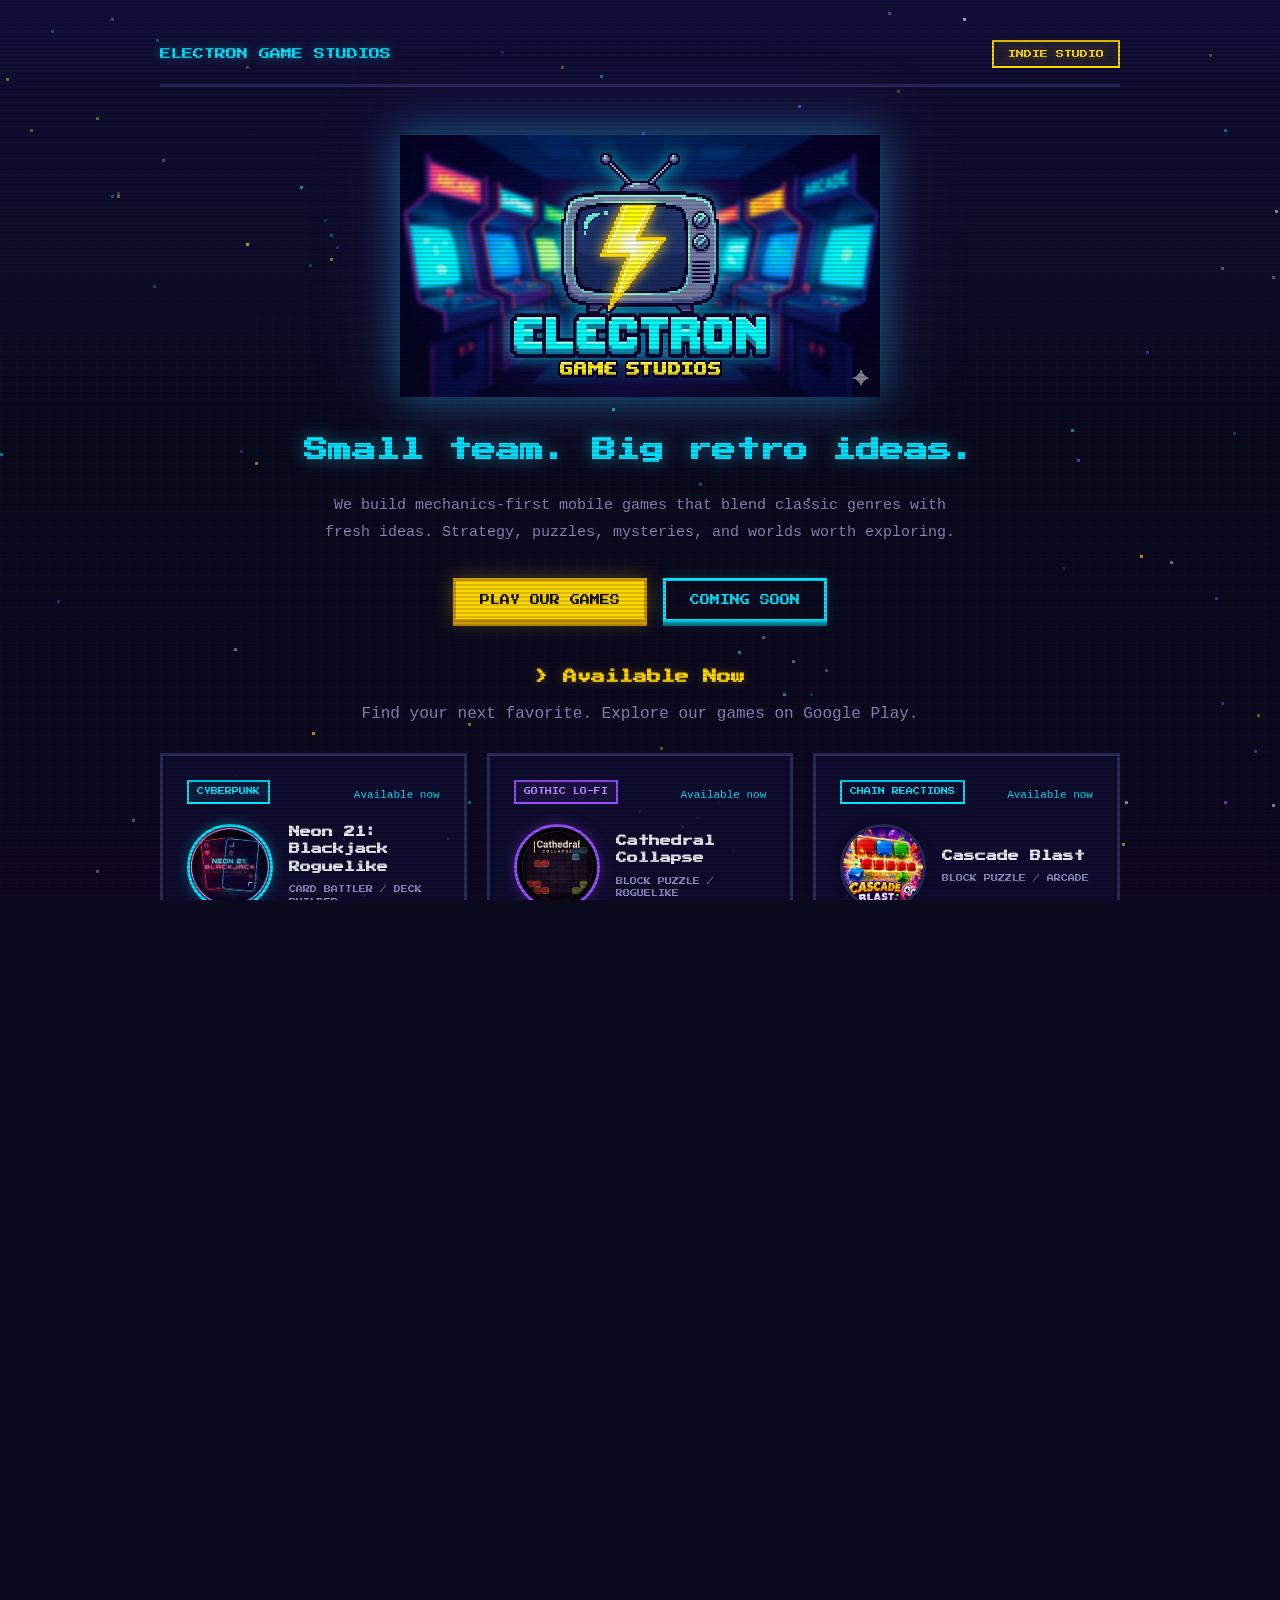
<file: index.html>
<!doctype html>
<html lang="en">
<head>
  <meta charset="utf-8">
  <meta name="viewport" content="width=device-width, initial-scale=1">
  <title>Electron Game Studios</title>
  <meta name="description" content="Explore Electron Game Studios games: Neon 21, Cathedral Collapse, Cascade Blast, The Casebook, and Color Merge. Veilborn and Witchmark are coming soon.">
  <link rel="preconnect" href="https://fonts.googleapis.com">
  <link rel="preconnect" href="https://fonts.gstatic.com" crossorigin>
  <link href="https://fonts.googleapis.com/css2?family=Press+Start+2P&display=swap" rel="stylesheet">
  <style>
    :root {
      --bg-deep: #0a0a1e;
      --bg-mid: #12103a;
      --text: #e8e8f0;
      --muted: #8888bb;
      --cyan: #00e5ff;
      --yellow: #ffd700;
      --purple: #9b4dff;
      --card-bg: rgba(16, 14, 50, 0.85);
      --border: #2a2a5e;
      --glow-cyan: rgba(0, 229, 255, 0.4);
      --glow-yellow: rgba(255, 215, 0, 0.3);
    }

    * { box-sizing: border-box; margin: 0; padding: 0; }

    html, body {
      height: 100%;
      font-family: "Courier New", "Consolas", monospace;
      color: var(--text);
      background: var(--bg-deep);
      overflow-x: hidden;
    }

    /* Pixel grid background */
    body {
      background:
        linear-gradient(180deg, var(--bg-mid) 0%, var(--bg-deep) 50%, #0d0820 100%);
      position: relative;
    }

    /* CRT scanline overlay */
    body::after {
      content: "";
      position: fixed;
      inset: 0;
      background: repeating-linear-gradient(
        0deg,
        transparent,
        transparent 2px,
        rgba(0, 0, 0, 0.15) 2px,
        rgba(0, 0, 0, 0.15) 4px
      );
      pointer-events: none;
      z-index: 100;
    }

    /* Pixel grid pattern */
    body::before {
      content: "";
      position: fixed;
      inset: 0;
      background-image:
        linear-gradient(rgba(40, 40, 100, 0.08) 1px, transparent 1px),
        linear-gradient(90deg, rgba(40, 40, 100, 0.08) 1px, transparent 1px);
      background-size: 16px 16px;
      pointer-events: none;
      z-index: 0;
    }

    .wrap {
      position: relative;
      z-index: 1;
      max-width: 1000px;
      margin: 0 auto;
      padding: 40px 20px 60px;
    }

    /* Header */
    header {
      display: flex;
      justify-content: space-between;
      align-items: center;
      gap: 16px;
      margin-bottom: 48px;
      padding-bottom: 16px;
      border-bottom: 3px solid var(--border);
    }

    .logo-text {
      font-family: "Press Start 2P", monospace;
      font-size: 11px;
      color: var(--cyan);
      text-transform: uppercase;
      text-shadow: 0 0 10px var(--glow-cyan);
    }

    .badge {
      font-family: "Press Start 2P", monospace;
      font-size: 8px;
      border: 2px solid var(--yellow);
      background: rgba(255, 215, 0, 0.08);
      padding: 8px 14px;
      color: var(--yellow);
      text-transform: uppercase;
      text-shadow: 0 0 8px var(--glow-yellow);
    }

    /* Hero section */
    .hero {
      text-align: center;
      margin-bottom: 48px;
    }

    .hero-logo {
      max-width: 480px;
      width: 100%;
      height: auto;
      margin: 0 auto 32px;
      display: block;
      image-rendering: pixelated;
      filter: drop-shadow(0 0 20px var(--glow-cyan)) drop-shadow(0 0 40px rgba(155, 77, 255, 0.2));
    }

    h1 {
      font-family: "Press Start 2P", monospace;
      font-size: clamp(14px, 3vw, 24px);
      line-height: 1.8;
      color: var(--cyan);
      text-shadow: 0 0 15px var(--glow-cyan), 0 0 30px rgba(0, 229, 255, 0.2);
      margin-bottom: 20px;
    }

    .lead {
      color: var(--muted);
      font-size: 15px;
      line-height: 1.8;
      max-width: 640px;
      margin: 0 auto 32px;
    }

    /* CTA buttons */
    .cta-row {
      display: flex;
      gap: 16px;
      justify-content: center;
      flex-wrap: wrap;
    }

    .cta {
      font-family: "Press Start 2P", monospace;
      font-size: 10px;
      display: inline-block;
      padding: 14px 24px;
      text-decoration: none;
      text-transform: uppercase;
      transition: all 0.15s;
      cursor: pointer;
      position: relative;
    }

    .cta.primary {
      background: var(--yellow);
      color: #0a0a1e;
      border: 3px solid #cc9900;
      box-shadow: 0 4px 0 #cc9900, 0 0 20px var(--glow-yellow);
    }

    .cta.primary:hover {
      transform: translateY(-2px);
      box-shadow: 0 6px 0 #cc9900, 0 0 30px var(--glow-yellow);
    }

    .cta.primary:active {
      transform: translateY(2px);
      box-shadow: 0 2px 0 #cc9900, 0 0 10px var(--glow-yellow);
    }

    .cta.secondary {
      border: 3px solid var(--cyan);
      color: var(--cyan);
      background: transparent;
      box-shadow: 0 4px 0 #008899, 0 0 15px rgba(0, 229, 255, 0.15);
    }

    .cta.secondary:hover {
      transform: translateY(-2px);
      box-shadow: 0 6px 0 #008899, 0 0 25px rgba(0, 229, 255, 0.25);
      background: rgba(0, 229, 255, 0.05);
    }

    .cta.secondary:active {
      transform: translateY(2px);
      box-shadow: 0 2px 0 #008899;
    }

    .blink {
      animation: blink 1s step-end infinite;
    }

    @keyframes blink {
      0%, 100% { opacity: 1; }
      50% { opacity: 0; }
    }

    /* Card grid */
    .grid {
      display: grid;
      grid-template-columns: repeat(auto-fit, minmax(260px, 1fr));
      gap: 16px;
      margin-bottom: 48px;
    }

    .panel {
      background: var(--card-bg);
      border: 3px solid var(--border);
      padding: 20px;
      transition: border-color 0.2s, box-shadow 0.2s;
    }

    .panel:hover {
      border-color: var(--cyan);
      box-shadow: 0 0 15px rgba(0, 229, 255, 0.15);
    }

    .panel h3 {
      font-family: "Press Start 2P", monospace;
      font-size: 9px;
      text-transform: uppercase;
      color: var(--cyan);
      margin-bottom: 12px;
      text-shadow: 0 0 6px var(--glow-cyan);
    }

    .panel p {
      line-height: 1.7;
      color: var(--muted);
      font-size: 14px;
    }

    /* Game showcase cards */
    .games-section h2 {
      font-family: "Press Start 2P", monospace;
      font-size: clamp(10px, 2vw, 14px);
      color: var(--yellow);
      text-shadow: 0 0 10px var(--glow-yellow);
      text-align: center;
      margin-bottom: 24px;
    }

    .game-cards {
      display: grid;
      grid-template-columns: repeat(auto-fit, minmax(min(100%, 300px), 1fr));
      gap: 20px;
      margin-bottom: 48px;
    }

    .game-card {
      background: var(--card-bg);
      border: 3px solid var(--border);
      padding: 24px;
      position: relative;
      overflow: hidden;
      transition: border-color 0.2s, box-shadow 0.2s;
    }

    .game-card:hover {
      border-color: var(--cyan);
      box-shadow: 0 0 20px rgba(0, 229, 255, 0.15);
    }

    .game-hero {
      display: flex;
      align-items: center;
      gap: 16px;
      margin-bottom: 12px;
    }

    .game-icon {
      width: 86px;
      height: 86px;
      border-radius: 50%;
      overflow: hidden;
      border: 3px solid var(--border);
      background: #0b0b22;
      box-shadow: 0 0 10px rgba(0, 0, 0, 0.35);
      flex: 0 0 auto;
    }

    .game-icon img {
      width: 100%;
      height: 100%;
      object-fit: cover;
      display: block;
    }

    .game-card.cyberpunk .game-icon {
      border-color: var(--cyan);
      box-shadow: 0 0 14px rgba(0, 229, 255, 0.35);
    }

    .game-card.gothic .game-icon {
      border-color: var(--purple);
      box-shadow: 0 0 14px rgba(155, 77, 255, 0.35);
    }

    .game-card .tag {
      font-family: "Press Start 2P", monospace;
      font-size: 7px;
      display: inline-block;
      padding: 4px 8px;
      margin-bottom: 12px;
      text-transform: uppercase;
    }

    .game-card .tag.cyberpunk {
      border: 2px solid var(--cyan);
      color: var(--cyan);
      background: rgba(0, 229, 255, 0.08);
    }

    .game-card .tag.gothic {
      border: 2px solid var(--purple);
      color: var(--purple);
      background: rgba(155, 77, 255, 0.08);
    }

    .game-card h3 {
      font-family: "Press Start 2P", monospace;
      font-size: 11px;
      color: var(--text);
      margin-bottom: 8px;
      line-height: 1.6;
    }

    .game-card .genre {
      font-family: "Press Start 2P", monospace;
      font-size: 7px;
      color: var(--muted);
      text-transform: uppercase;
    }

    .game-card p {
      color: var(--muted);
      font-size: 14px;
      line-height: 1.7;
      margin-bottom: 14px;
    }

    .game-card ul {
      list-style: none;
      padding: 0;
    }

    .game-card ul li {
      color: var(--text);
      font-size: 13px;
      line-height: 1.6;
      padding-left: 18px;
      position: relative;
      margin-bottom: 4px;
    }

    .game-card ul li::before {
      content: ">";
      position: absolute;
      left: 0;
      color: var(--yellow);
      font-family: "Press Start 2P", monospace;
      font-size: 8px;
      top: 3px;
    }

    .game-card.gothic ul li::before {
      color: var(--purple);
    }

    .section-intro { text-align: center; color: var(--muted); line-height: 1.8; margin: -8px auto 24px; }
    .game-card { display: flex; flex-direction: column; }
    .game-card .genre { line-height: 1.8; }
    .card-labels { display: flex; align-items: flex-start; justify-content: space-between; flex-wrap: wrap; gap: 8px; margin-bottom: 8px; }
    .game-card .tag { border: 2px solid var(--cyan); color: var(--cyan); line-height: 1.7; }
    .game-card .tag.gothic { border-color: var(--purple); color: #bd8aff; }
    .status { color: var(--cyan); font-size: 11px; line-height: 1.7; padding: 6px 0; }
    .status.upcoming { color: var(--yellow); }
    .game-card .game-links { margin-top: auto; padding-top: 20px; margin-bottom: 0; }
    .game-links .cta { font-size: 8px; padding: 10px 16px; line-height: 1.8; }
    .game-card .release-note { margin-top: 16px; color: var(--yellow); }
    .text-link { color: var(--cyan); font-size: 12px; margin-top: 20px; line-height: 1.8; }
    .upcoming-games { grid-template-columns: 1fr; }
    a:focus-visible { outline: 3px solid var(--yellow); outline-offset: 5px; }
    @media (prefers-reduced-motion: reduce) {
      .blink { animation: none; }
      .cta, .panel, .game-card { transition: none; }
    }

    /* Pixel divider */
    .pixel-divider {
      display: flex;
      justify-content: center;
      gap: 8px;
      margin: 32px 0;
    }

    .pixel-divider span {
      display: block;
      width: 8px;
      height: 8px;
      background: var(--cyan);
      opacity: 0.5;
    }

    .pixel-divider span:nth-child(2) {
      background: var(--yellow);
    }

    .pixel-divider span:nth-child(4) {
      background: var(--purple);
    }

    /* Footer */
    footer {
      border-top: 3px solid var(--border);
      padding-top: 20px;
      color: var(--muted);
      font-size: 12px;
      display: flex;
      justify-content: space-between;
      gap: 12px;
      flex-wrap: wrap;
    }

    footer a {
      color: var(--cyan);
      text-decoration: none;
    }

    footer a:hover {
      text-shadow: 0 0 8px var(--glow-cyan);
    }

    /* Responsive */
    @media (max-width: 600px) {
      .hero-logo {
        max-width: 320px;
      }
      header {
        flex-direction: column;
        align-items: flex-start;
      }
      .grid {
        grid-template-columns: 1fr;
      }
      .game-hero {
        flex-direction: column;
        align-items: flex-start;
      }
      .game-icon {
        width: 96px;
        height: 96px;
      }
    }

    /* Pixel star animation */
    canvas#pixelstars {
      position: fixed;
      inset: 0;
      width: 100%;
      height: 100%;
      z-index: 0;
      pointer-events: none;
    }
  </style>
</head>
<body>
  <canvas id="pixelstars" aria-hidden="true"></canvas>

  <div class="wrap">
    <header>
      <div class="logo-text">Electron Game Studios</div>
      <div class="badge">Indie Studio</div>
    </header>

    <section class="hero">
      <img src="logo.png" alt="Electron Game Studios - Pixel art logo with CRT TV and lightning bolt" class="hero-logo">
      <h1>Small team. Big retro ideas.</h1>
      <p class="lead">
        We build mechanics-first mobile games that blend classic genres
        with fresh ideas. Strategy, puzzles, mysteries, and worlds worth exploring.
      </p>
      <nav class="cta-row" aria-label="Explore our games">
        <a class="cta primary" href="#games">Play our games</a>
        <a class="cta secondary" href="#coming-soon">Coming soon</a>
      </nav>
    </section>

    <section class="games-section" id="games" aria-labelledby="games-heading">
      <h2 id="games-heading"><span class="blink" aria-hidden="true">&gt;</span> Available Now</h2>
      <p class="section-intro">Find your next favorite. Explore our games on Google Play.</p>
      <div class="game-cards">
        <div class="game-card cyberpunk">
          <div class="card-labels"><span class="tag cyberpunk">Cyberpunk</span><span class="status">Available now</span></div>
          <div class="game-hero">
            <div class="game-icon">
              <img src="assets/neon_21_app_icon.png" alt="Neon 21 app icon">
            </div>
            <div>
              <h3>Neon 21: Blackjack Roguelike</h3>
              <div class="genre">Card Battler / Deck Builder</div>
            </div>
          </div>
          <p>
            The house always wins. Prove it wrong. Fuse blackjack with roguelike
            deck-building across a branching three-act cyberpunk campaign.
          </p>
          <ul>
            <li>Strategic blackjack combat &mdash; hit, stand, or push to deal damage</li>
            <li>21 relics and 12 ability cards that reshape every run</li>
            <li>6 bosses that rewrite the rules of the game</li>
            <li>30+ enemies, branching maps, and seeded runs</li>
          </ul>
          <p class="game-links">
            <a href="https://play.google.com/store/apps/details?id=com.neon.blackjack.blackjack_roguelike" class="cta secondary">Google Play</a>
          </p>
        </div>
        <div class="game-card gothic">
          <div class="card-labels"><span class="tag gothic">Gothic Lo-Fi</span><span class="status">Available now</span></div>
          <div class="game-hero">
            <div class="game-icon">
              <img src="assets/cathedral_collapse_app_icon.png" alt="Cathedral Collapse app icon">
            </div>
            <div>
              <h3>Cathedral Collapse</h3>
              <div class="genre">Block Puzzle / Roguelike</div>
            </div>
          </div>
          <p>
            A block puzzle roguelike with adventure mode, cascading combos,
            and chill lo-fi atmosphere. Simple to learn, deep to master.
          </p>
          <ul>
            <li>Clear lines on an 8&times;8 grid with relic-shaped pieces</li>
            <li>Adventure mode with relic drafting and floor modifiers</li>
            <li>Puzzle, Endless, and Daily Challenge modes</li>
            <li>19 relics, 12 power pieces, and cascade chain reactions</li>
          </ul>
          <p class="game-links">
            <a href="https://play.google.com/store/apps/details?id=com.electronstudios.cathedralcollapse" class="cta secondary">Google Play</a>
          </p>
        </div>
        <div class="game-card">
          <div class="card-labels"><span class="tag">Chain Reactions</span><span class="status">Available now</span></div>
          <div class="game-hero">
            <div class="game-icon"><img src="assets/cascade_blast_app_icon.png" alt="Cascade Blast app icon" width="86" height="86" loading="lazy"></div>
            <div><h3>Cascade Blast</h3><div class="genre">Block Puzzle / Arcade</div></div>
          </div>
          <p>Set up the board, clear a row, and let gravity do the rest. Falling blocks turn clever placements into satisfying chains of cascading combos.</p>
          <ul>
            <li>Gravity-driven clears on an 8&times;8 board</li>
            <li>Endless runs, daily challenges, and quests</li>
            <li>Power-ups and unlockable board cosmetics</li>
          </ul>
          <p class="game-links"><a href="https://play.google.com/store/apps/details?id=com.electronstudios.cascadeblast" class="cta secondary" aria-label="Get Cascade Blast on Google Play">Google Play</a></p>
        </div>
        <div class="game-card">
          <div class="card-labels"><span class="tag">Mystery</span><span class="status">Available now</span></div>
          <div class="game-hero">
            <div class="game-icon"><img src="assets/casebook_app_icon.png" alt="The Casebook: Detective Puzzle app icon" width="86" height="86" loading="lazy"></div>
            <div><h3>The Casebook: Detective Puzzle</h3><div class="genre">Detective / Logic Puzzle</div></div>
          </div>
          <p>Open a case file and follow the evidence. Explore crime scenes, question suspects, and solve self-contained murder mysteries one deduction at a time.</p>
          <ul>
            <li>Bite-sized cases for 15&ndash;30 minute sessions</li>
            <li>Evidence-led puzzles and suspect interviews</li>
            <li>One final accusation. Make it count.</li>
          </ul>
          <p class="game-links"><a href="https://play.google.com/store/apps/details?id=com.electronstudios.casebook" class="cta secondary" aria-label="Get The Casebook: Detective Puzzle on Google Play">Google Play</a></p>
        </div>
        <div class="game-card">
          <div class="card-labels"><span class="tag">Colorful Strategy</span><span class="status">Available now</span></div>
          <div class="game-hero">
            <div class="game-icon"><img src="assets/color_merge_app_icon.png" alt="Color Merge app icon" width="86" height="86" loading="lazy"></div>
            <div><h3>Color Merge</h3><div class="genre">Merge / Puzzle</div></div>
          </div>
          <p>Swipe matching colors together and discover the next shade. Plan ahead, build combos, and chase your best score across glowing puzzle boards.</p>
          <ul>
            <li>Classic swipe puzzles and a hex mode</li>
            <li>Track your discoveries in the Merge Diary</li>
            <li>Power-ups, achievements, and board themes</li>
          </ul>
          <p class="game-links"><a href="https://play.google.com/store/apps/details?id=com.electronstudios.colormerge" class="cta secondary" aria-label="Get Color Merge on Google Play">Google Play</a></p>
        </div>
      </div>
    </section>

    <section class="games-section" id="coming-soon" aria-labelledby="coming-soon-heading">
      <h2 id="coming-soon-heading">Coming Soon</h2>
      <p class="section-intro">New worlds, new strategies, and new adventures are taking shape.</p>
      <div class="game-cards upcoming-games">
        <div class="game-card gothic">
          <div class="card-labels"><span class="tag gothic">Enchanted Fantasy</span><span class="status upcoming">Coming soon</span></div>
          <div class="game-hero">
            <div class="game-icon"><img src="assets/veilborn_app_icon.png" alt="Veilborn fire companion icon" width="86" height="86" loading="lazy"></div>
            <div><h3>Veilborn</h3><div class="genre">Creature Collection / Idle RPG</div></div>
          </div>
          <p>Small companions. Extraordinary journeys. Hatch magical creatures, evolve a team, and explore beyond the veil with turn-based battles and idle progression.</p>
          <ul>
            <li>Six elements and distinctive legendary companions</li>
            <li>Tactical battles with visible enemy intentions</li>
            <li>Themed expeditions and the Endless Spire</li>
          </ul>
          <p class="release-note">Currently in testing for Android and iOS. Release date to be announced.</p>
          <p class="game-links"><a href="veilborn.html" class="cta secondary">Game info &amp; support</a></p>
          <a class="text-link" href="veilborn-privacy.html">Veilborn privacy policy</a>
        </div>
        <div class="game-card gothic">
          <div class="card-labels"><span class="tag gothic">Gothic Fantasy</span><span class="status upcoming">Coming soon</span></div>
          <div class="game-hero">
            <div class="game-icon"><img src="assets/witchmark_app_icon.png" alt="Witchmark hooded witch portrait" width="86" height="86" loading="lazy"></div>
            <div><h3>Witchmark</h3><div class="genre">Tarot / Card RPG</div></div>
          </div>
          <p>Enter a candlelit world of tarot and witchcraft. Prepare your deck, face tactical card battles, and explore the mysteries of the Ashen Parish.</p>
          <ul>
            <li>Tactical card combat and deck preparation</li>
            <li>An atmospheric gothic parish to explore</li>
            <li>Relic choices that shape your dungeon journey</li>
          </ul>
          <p class="release-note">In development. Release date to be announced.</p>
          <p class="game-links"><a href="mailto:electron.cyber.secure@gmail.com?subject=Witchmark%20enquiry" class="cta secondary">Contact the studio</a></p>
          <a class="text-link" href="witchmark-privacy.html">Witchmark privacy policy</a>
        </div>
      </div>
    </section>

    <div class="pixel-divider" aria-hidden="true">
      <span></span><span></span><span></span><span></span><span></span>
    </div>

    <section class="grid" aria-label="Studio highlights">
      <div class="panel">
        <h3>Design Philosophy</h3>
        <p>Prototype fast, then polish deeply. Every mechanic must feel alive.</p>
      </div>
      <div class="panel">
        <h3>Visual Style</h3>
        <p>From neon-drenched cyberpunk to gothic lo-fi &mdash; every game gets its own handcrafted world.</p>
      </div>
      <div class="panel">
        <h3>Community</h3>
        <p>Discover our latest releases on Google Play and check back here for upcoming games and new adventures.</p>
      </div>
    </section>

    <div class="pixel-divider" aria-hidden="true">
      <span></span><span></span><span></span><span></span><span></span>
    </div>

    <footer>
      <div>&copy; 2026 Electron Game Studios</div>
      <div><a href="privacy.html">Privacy Policy</a> &bull; <a href="tos.html">Terms of Service</a></div>
    </footer>
  </div>

  <script>
    (function () {
      const canvas = document.getElementById("pixelstars");
      const ctx = canvas.getContext("2d");
      if (!ctx) return;
      const reducedMotion = window.matchMedia("(prefers-reduced-motion: reduce)");
      let width, height, stars;
      const PIXEL = 3;

      function resize() {
        const dpr = window.devicePixelRatio || 1;
        width = canvas.width = window.innerWidth * dpr;
        height = canvas.height = window.innerHeight * dpr;
        canvas.style.width = window.innerWidth + "px";
        canvas.style.height = window.innerHeight + "px";
        createStars();
      }

      function createStars() {
        const count = Math.floor((window.innerWidth * window.innerHeight) / 12000);
        const colors = [
          [0, 229, 255],   // cyan
          [255, 215, 0],   // yellow
          [155, 77, 255],  // purple
          [200, 200, 240], // white-blue
        ];
        stars = Array.from({ length: count }, () => {
          const c = colors[Math.floor(Math.random() * colors.length)];
          return {
            x: Math.floor(Math.random() * width / PIXEL) * PIXEL,
            y: Math.floor(Math.random() * height / PIXEL) * PIXEL,
            color: c,
            alpha: Math.random() * 0.6 + 0.15,
            speed: Math.random() * 0.015 + 0.005,
            dir: 1,
          };
        });
      }

      function draw() {
        ctx.clearRect(0, 0, width, height);
        for (const s of stars) {
          s.alpha += s.speed * s.dir;
          if (s.alpha >= 0.8 || s.alpha <= 0.1) s.dir *= -1;
          ctx.fillStyle = `rgba(${s.color[0]},${s.color[1]},${s.color[2]},${s.alpha})`;
          ctx.fillRect(s.x, s.y, PIXEL, PIXEL);
        }
        if (!reducedMotion.matches) requestAnimationFrame(draw);
      }

      window.addEventListener("resize", resize);
      resize();
      draw();
    })();
  </script>
</body>
</html>
</file>
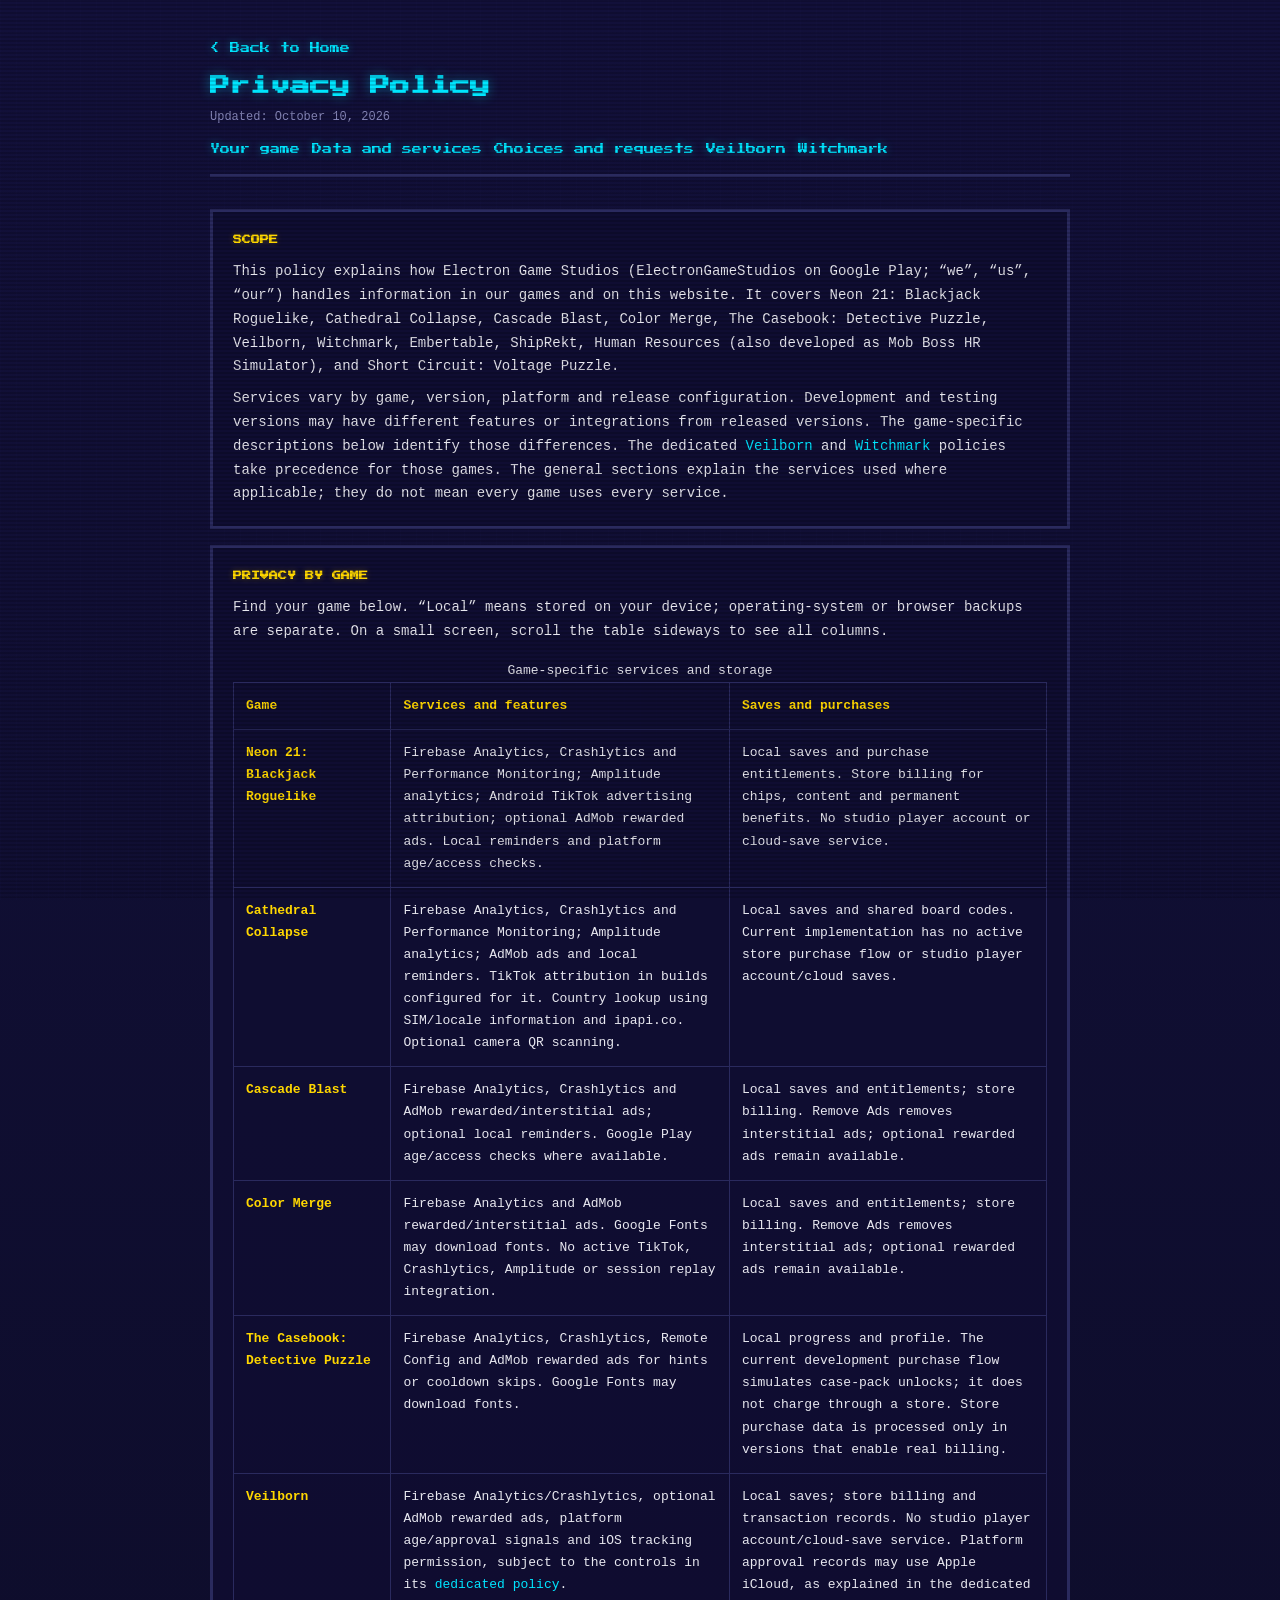
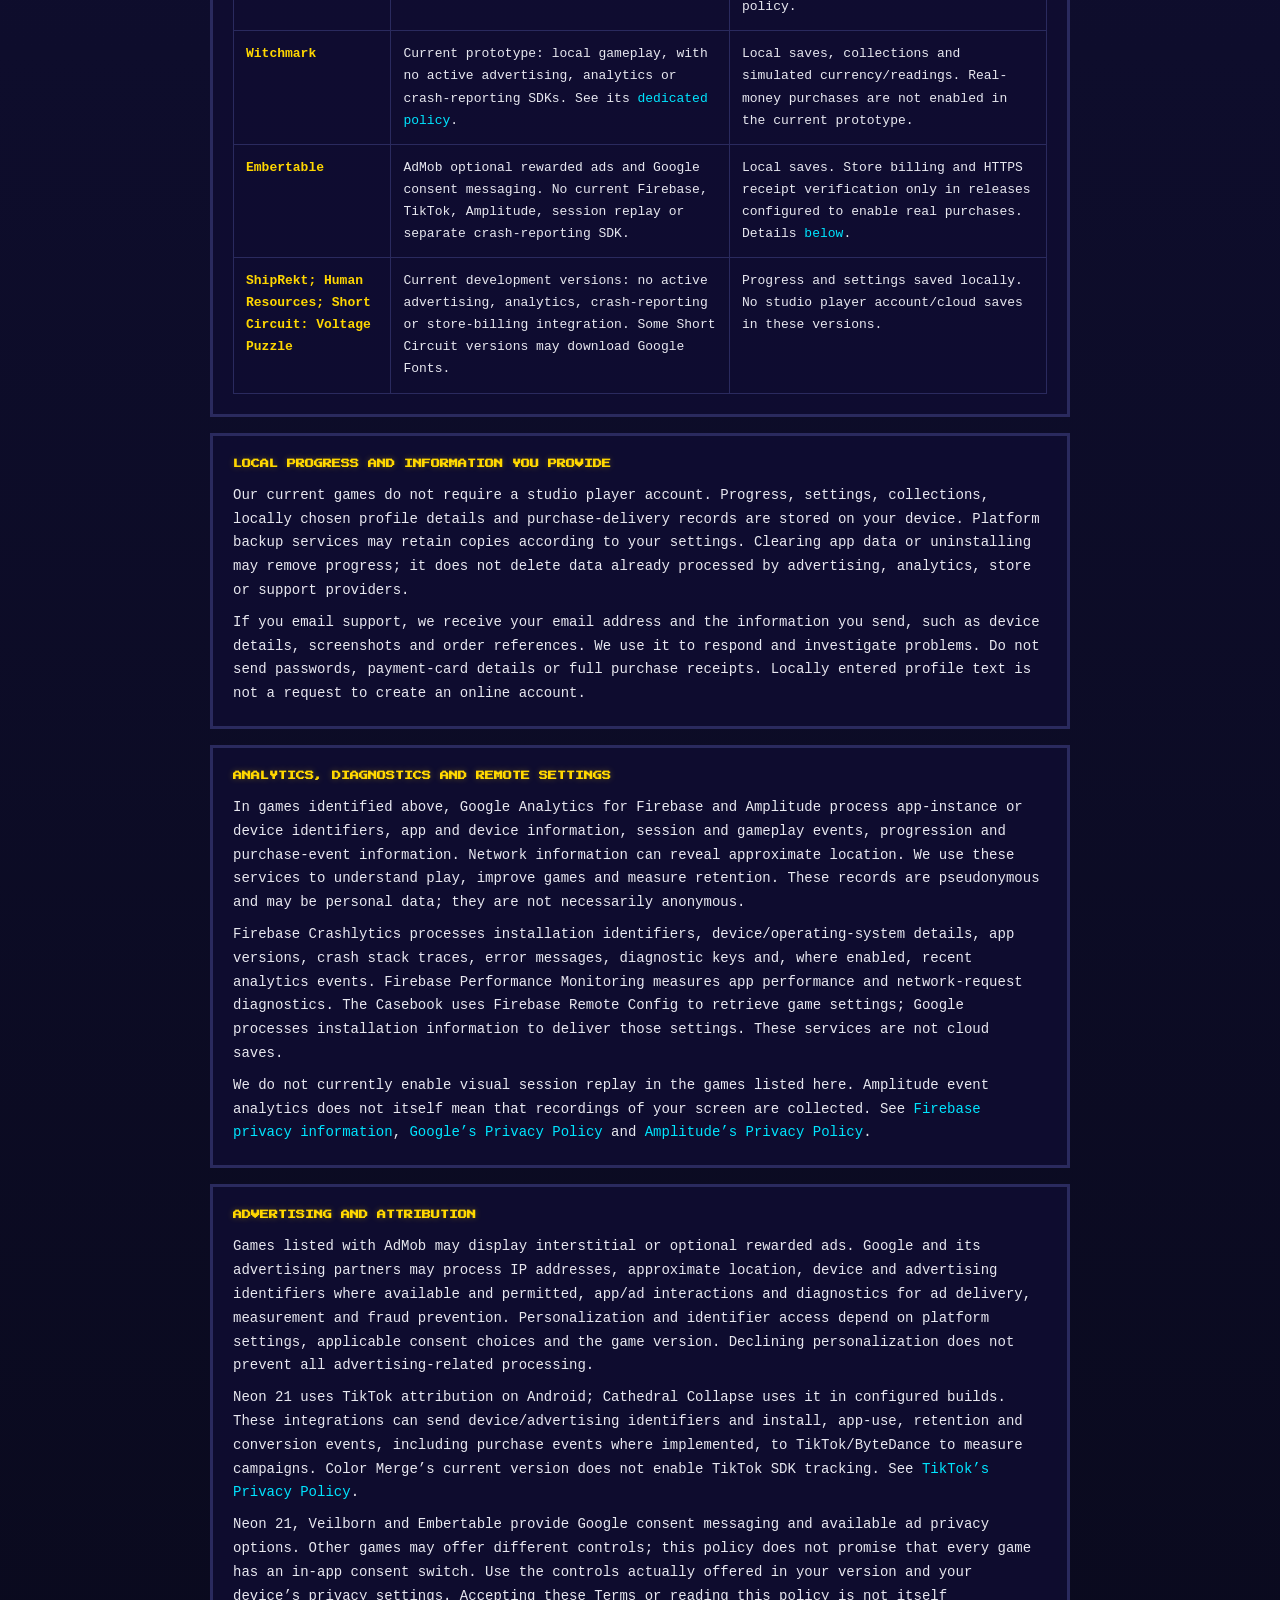
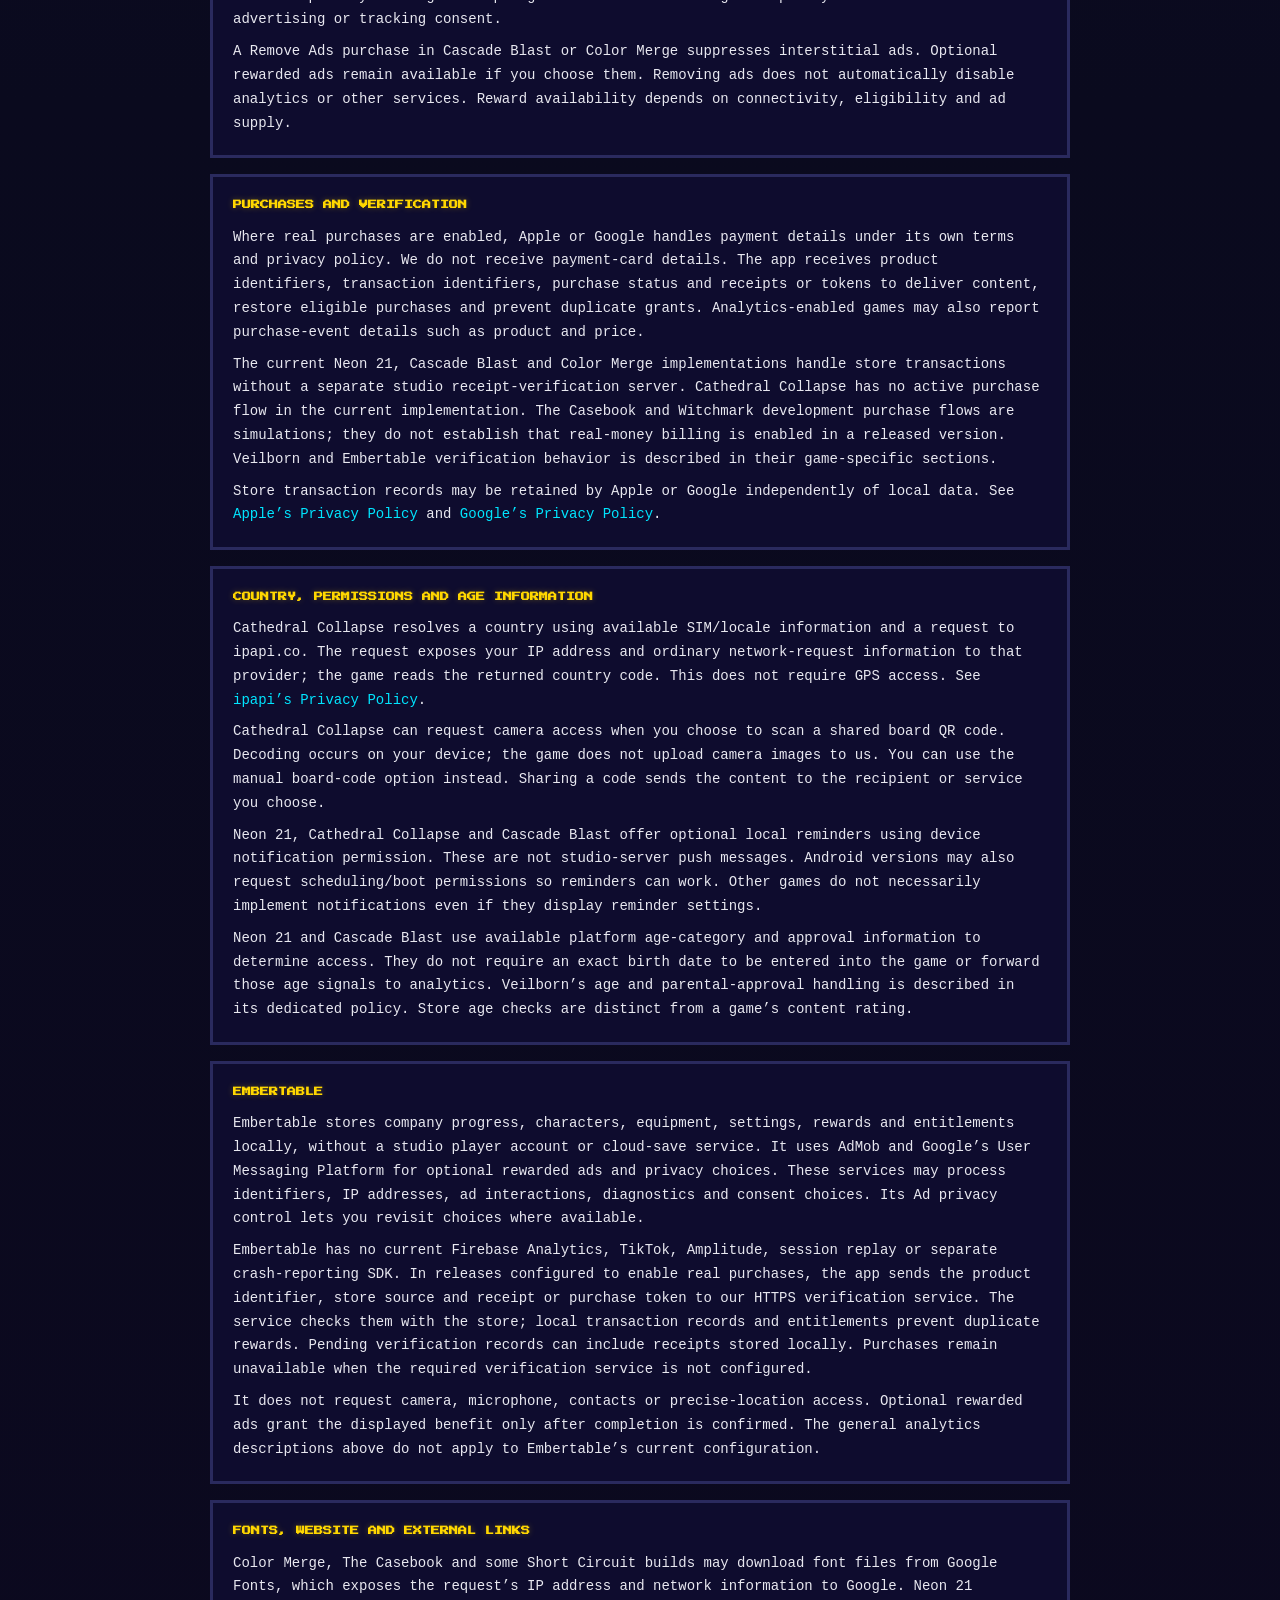
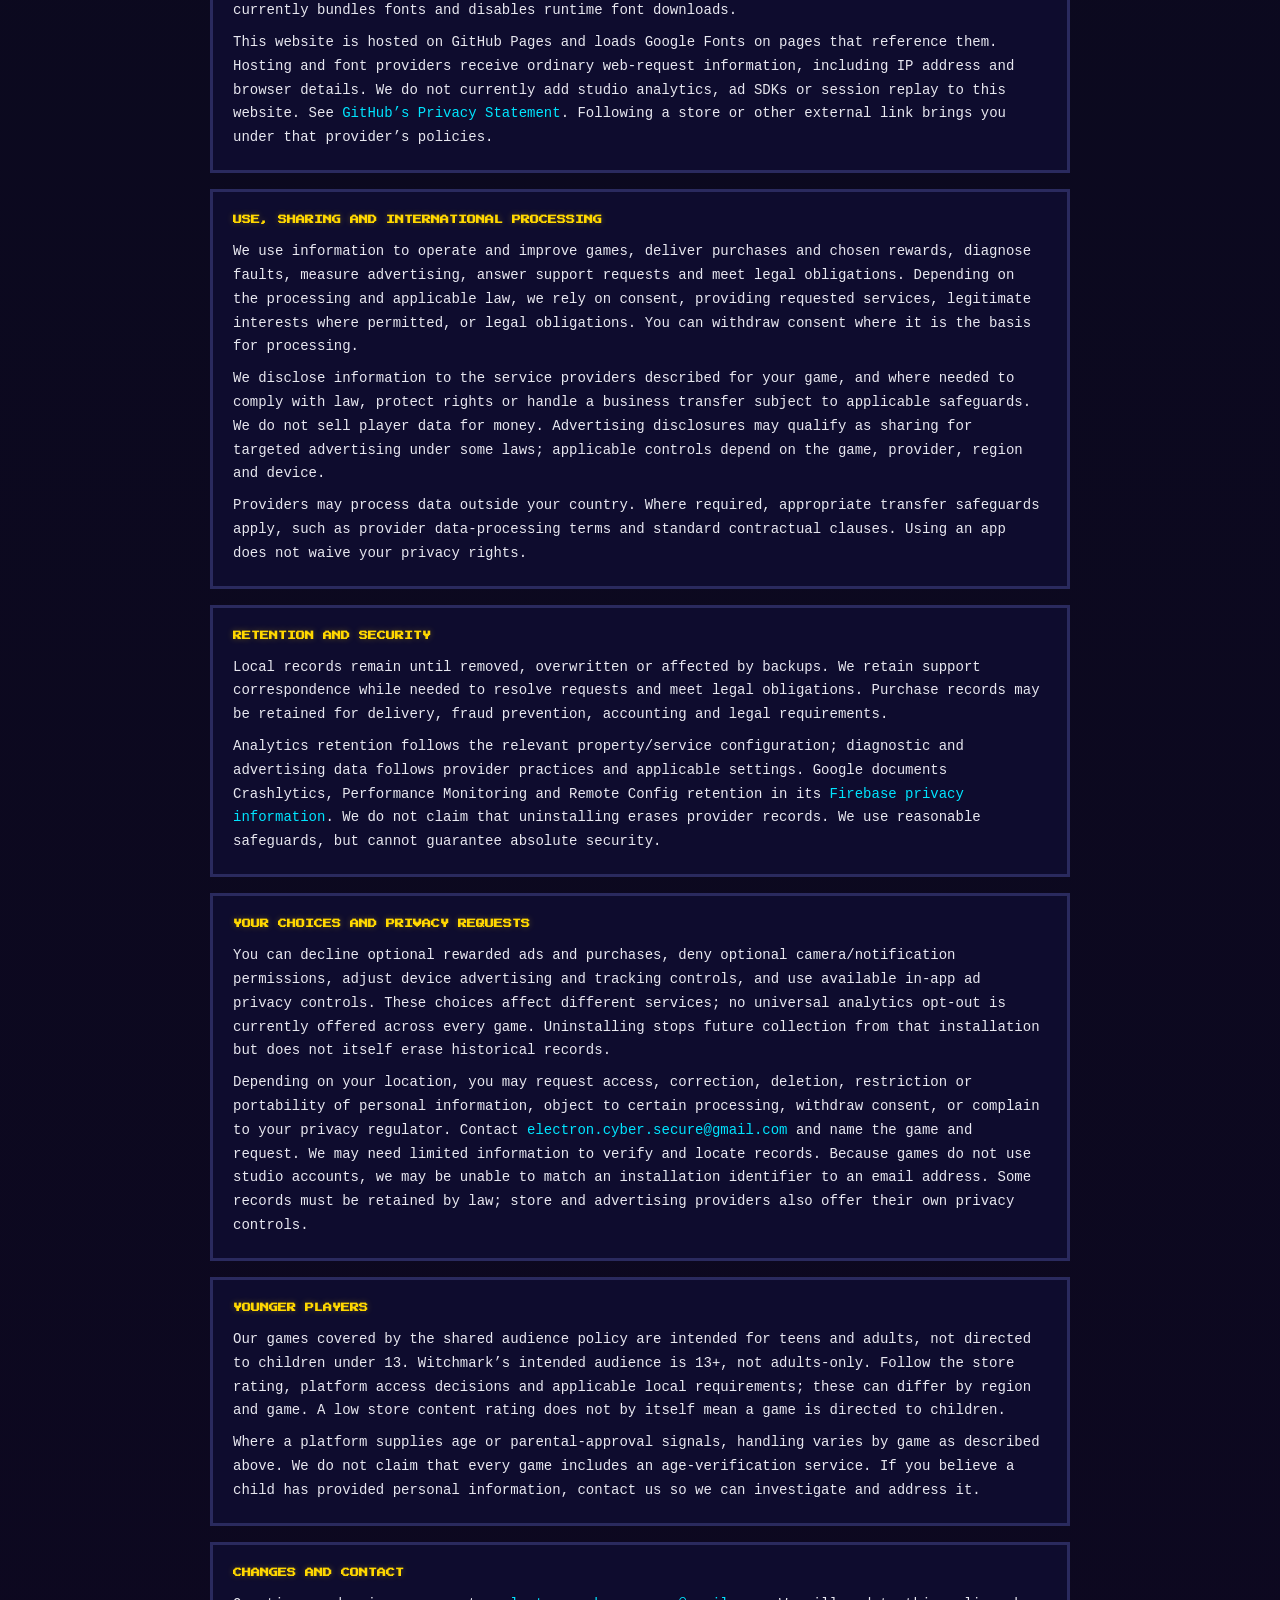
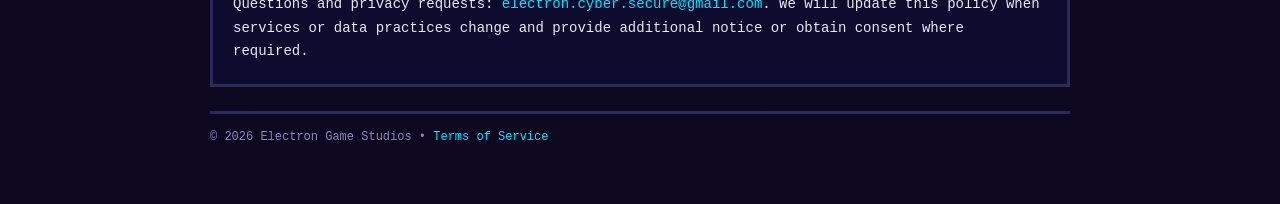
<file: privacy.html>
<!doctype html>
<html lang="en">
<head>
  <meta charset="utf-8">
  <meta name="viewport" content="width=device-width, initial-scale=1">
  <title>Privacy Policy - Electron Game Studios</title>
  <meta name="description" content="Privacy Policy for Electron Game Studios mobile games.">
  <link rel="preconnect" href="https://fonts.googleapis.com">
  <link rel="preconnect" href="https://fonts.gstatic.com" crossorigin>
  <link href="https://fonts.googleapis.com/css2?family=Press+Start+2P&display=swap" rel="stylesheet">
  <style>
    :root {
      --bg-deep: #0a0a1e;
      --bg-mid: #12103a;
      --text: #e8e8f0;
      --muted: #8888bb;
      --cyan: #00e5ff;
      --yellow: #ffd700;
      --purple: #9b4dff;
      --card-bg: rgba(16, 14, 50, 0.85);
      --border: #2a2a5e;
      --glow-cyan: rgba(0, 229, 255, 0.4);
    }

    * { box-sizing: border-box; margin: 0; padding: 0; }

    html, body {
      font-family: "Courier New", "Consolas", monospace;
      color: var(--text);
      background: linear-gradient(180deg, var(--bg-mid) 0%, var(--bg-deep) 50%, #0d0820 100%);
      overflow-x: hidden;
    }

    /* CRT scanline overlay */
    body::after {
      content: "";
      position: fixed;
      inset: 0;
      background: repeating-linear-gradient(
        0deg,
        transparent,
        transparent 2px,
        rgba(0, 0, 0, 0.15) 2px,
        rgba(0, 0, 0, 0.15) 4px
      );
      pointer-events: none;
      z-index: 100;
    }

    /* Pixel grid pattern */
    body::before {
      content: "";
      position: fixed;
      inset: 0;
      background-image:
        linear-gradient(rgba(40, 40, 100, 0.08) 1px, transparent 1px),
        linear-gradient(90deg, rgba(40, 40, 100, 0.08) 1px, transparent 1px);
      background-size: 16px 16px;
      pointer-events: none;
      z-index: 0;
    }

    .wrap {
      position: relative;
      z-index: 1;
      max-width: 900px;
      margin: 0 auto;
      padding: 40px 20px 60px;
    }

    header {
      margin-bottom: 32px;
      padding-bottom: 16px;
      border-bottom: 3px solid var(--border);
    }

    header a {
      font-family: "Press Start 2P", monospace;
      font-size: 10px;
      color: var(--cyan);
      text-decoration: none;
      text-shadow: 0 0 8px var(--glow-cyan);
    }

    header a:hover {
      text-shadow: 0 0 15px var(--glow-cyan);
    }

    h1 {
      font-family: "Press Start 2P", monospace;
      font-size: clamp(12px, 3vw, 20px);
      color: var(--cyan);
      text-shadow: 0 0 12px var(--glow-cyan);
      margin: 12px 0 8px;
      line-height: 1.6;
    }

    .date {
      font-size: 12px;
      color: var(--muted);
    }

    .card {
      background: var(--card-bg);
      border: 3px solid var(--border);
      padding: 20px;
      margin: 16px 0;
      transition: border-color 0.2s;
    }

    .card:hover {
      border-color: var(--purple);
    }

    h2 {
      font-family: "Press Start 2P", monospace;
      font-size: 9px;
      text-transform: uppercase;
      color: var(--yellow);
      margin-bottom: 12px;
      text-shadow: 0 0 6px rgba(255, 215, 0, 0.3);
    }

    p {
      margin: 8px 0 0;
      color: var(--text);
      line-height: 1.7;
      font-size: 14px;
    }

    a {
      color: var(--cyan);
      text-decoration: none;
    }

    a:hover {
      text-shadow: 0 0 8px var(--glow-cyan);
    }

    .footer-note {
      color: var(--muted);
      font-size: 12px;
      margin-top: 24px;
      padding-top: 16px;
      border-top: 3px solid var(--border);
    }
    .table-scroll { overflow-x: auto; margin-top: 16px; }
    table { width: 100%; border-collapse: collapse; font-size: 13px; line-height: 1.7; }
    th, td { border: 1px solid var(--border); padding: 12px; text-align: left; vertical-align: top; }
    th { color: var(--yellow); }
    th:first-child { min-width: 135px; }
    td { min-width: 220px; }
    h2 { line-height: 1.8; }
    .policy-nav { display: flex; gap: 12px; flex-wrap: wrap; margin-top: 16px; font-size: 13px; line-height: 1.8; }
    a:focus-visible { outline: 2px solid var(--yellow); outline-offset: 3px; }
  </style>
</head>
<body>
  <main class="wrap">
    <header>
      <a href="index.html">&lt; Back to Home</a>
      <h1>Privacy Policy</h1>
      <div class="date">Updated: October 10, 2026</div>
      <nav class="policy-nav" aria-label="Privacy policy sections"><a href="#games">Your game</a><a href="#data">Data and services</a><a href="#choices">Choices and requests</a><a href="veilborn-privacy.html">Veilborn</a><a href="witchmark-privacy.html">Witchmark</a></nav>
    </header>
    <section class="card">
      <h2>Scope</h2>
      <p>This policy explains how Electron Game Studios (ElectronGameStudios on Google Play; “we”, “us”, “our”) handles information in our games and on this website. It covers Neon 21: Blackjack Roguelike, Cathedral Collapse, Cascade Blast, Color Merge, The Casebook: Detective Puzzle, Veilborn, Witchmark, Embertable, ShipRekt, Human Resources (also developed as Mob Boss HR Simulator), and Short Circuit: Voltage Puzzle.</p><p>Services vary by game, version, platform and release configuration. Development and testing versions may have different features or integrations from released versions. The game-specific descriptions below identify those differences. The dedicated <a href="veilborn-privacy.html">Veilborn</a> and <a href="witchmark-privacy.html">Witchmark</a> policies take precedence for those games. The general sections explain the services used where applicable; they do not mean every game uses every service.</p>
    </section>
    <section class="card" id="games">
      <h2>Privacy by game</h2>
      <p>Find your game below. “Local” means stored on your device; operating-system or browser backups are separate. On a small screen, scroll the table sideways to see all columns.</p><div class="table-scroll" role="region" aria-label="Game privacy comparison" tabindex="0"><table><caption>Game-specific services and storage</caption><thead><tr><th scope="col">Game</th><th scope="col">Services and features</th><th scope="col">Saves and purchases</th></tr></thead><tbody><tr><th scope="row">Neon 21: Blackjack Roguelike</th><td>Firebase Analytics, Crashlytics and Performance Monitoring; Amplitude analytics; Android TikTok advertising attribution; optional AdMob rewarded ads. Local reminders and platform age/access checks.</td><td>Local saves and purchase entitlements. Store billing for chips, content and permanent benefits. No studio player account or cloud-save service.</td></tr><tr><th scope="row">Cathedral Collapse</th><td>Firebase Analytics, Crashlytics and Performance Monitoring; Amplitude analytics; AdMob ads and local reminders. TikTok attribution in builds configured for it. Country lookup using SIM/locale information and ipapi.co. Optional camera QR scanning.</td><td>Local saves and shared board codes. Current implementation has no active store purchase flow or studio player account/cloud saves.</td></tr><tr><th scope="row">Cascade Blast</th><td>Firebase Analytics, Crashlytics and AdMob rewarded/interstitial ads; optional local reminders. Google Play age/access checks where available.</td><td>Local saves and entitlements; store billing. Remove Ads removes interstitial ads; optional rewarded ads remain available.</td></tr><tr><th scope="row">Color Merge</th><td>Firebase Analytics and AdMob rewarded/interstitial ads. Google Fonts may download fonts. No active TikTok, Crashlytics, Amplitude or session replay integration.</td><td>Local saves and entitlements; store billing. Remove Ads removes interstitial ads; optional rewarded ads remain available.</td></tr><tr><th scope="row">The Casebook: Detective Puzzle</th><td>Firebase Analytics, Crashlytics, Remote Config and AdMob rewarded ads for hints or cooldown skips. Google Fonts may download fonts.</td><td>Local progress and profile. The current development purchase flow simulates case-pack unlocks; it does not charge through a store. Store purchase data is processed only in versions that enable real billing.</td></tr><tr><th scope="row">Veilborn</th><td>Firebase Analytics/Crashlytics, optional AdMob rewarded ads, platform age/approval signals and iOS tracking permission, subject to the controls in its <a href="veilborn-privacy.html">dedicated policy</a>.</td><td>Local saves; store billing and transaction records. No studio player account/cloud-save service. Platform approval records may use Apple iCloud, as explained in the dedicated policy.</td></tr><tr><th scope="row">Witchmark</th><td>Current prototype: local gameplay, with no active advertising, analytics or crash-reporting SDKs. See its <a href="witchmark-privacy.html">dedicated policy</a>.</td><td>Local saves, collections and simulated currency/readings. Real-money purchases are not enabled in the current prototype.</td></tr><tr><th scope="row">Embertable</th><td>AdMob optional rewarded ads and Google consent messaging. No current Firebase, TikTok, Amplitude, session replay or separate crash-reporting SDK.</td><td>Local saves. Store billing and HTTPS receipt verification only in releases configured to enable real purchases. Details <a href="#embertable">below</a>.</td></tr><tr><th scope="row">ShipRekt; Human Resources; Short Circuit: Voltage Puzzle</th><td>Current development versions: no active advertising, analytics, crash-reporting or store-billing integration. Some Short Circuit versions may download Google Fonts.</td><td>Progress and settings saved locally. No studio player account/cloud saves in these versions.</td></tr></tbody></table></div>
    </section>
    <section class="card">
      <h2>Local progress and information you provide</h2>
      <p>Our current games do not require a studio player account. Progress, settings, collections, locally chosen profile details and purchase-delivery records are stored on your device. Platform backup services may retain copies according to your settings. Clearing app data or uninstalling may remove progress; it does not delete data already processed by advertising, analytics, store or support providers.</p><p>If you email support, we receive your email address and the information you send, such as device details, screenshots and order references. We use it to respond and investigate problems. Do not send passwords, payment-card details or full purchase receipts. Locally entered profile text is not a request to create an online account.</p>
    </section>
    <section class="card" id="data">
      <h2>Analytics, diagnostics and remote settings</h2>
      <p>In games identified above, Google Analytics for Firebase and Amplitude process app-instance or device identifiers, app and device information, session and gameplay events, progression and purchase-event information. Network information can reveal approximate location. We use these services to understand play, improve games and measure retention. These records are pseudonymous and may be personal data; they are not necessarily anonymous.</p><p>Firebase Crashlytics processes installation identifiers, device/operating-system details, app versions, crash stack traces, error messages, diagnostic keys and, where enabled, recent analytics events. Firebase Performance Monitoring measures app performance and network-request diagnostics. The Casebook uses Firebase Remote Config to retrieve game settings; Google processes installation information to deliver those settings. These services are not cloud saves.</p><p>We do not currently enable visual session replay in the games listed here. Amplitude event analytics does not itself mean that recordings of your screen are collected. See <a href="https://firebase.google.com/support/privacy">Firebase privacy information</a>, <a href="https://policies.google.com/privacy">Google’s Privacy Policy</a> and <a href="https://amplitude.com/privacy">Amplitude’s Privacy Policy</a>.</p>
    </section>
    <section class="card">
      <h2>Advertising and attribution</h2>
      <p>Games listed with AdMob may display interstitial or optional rewarded ads. Google and its advertising partners may process IP addresses, approximate location, device and advertising identifiers where available and permitted, app/ad interactions and diagnostics for ad delivery, measurement and fraud prevention. Personalization and identifier access depend on platform settings, applicable consent choices and the game version. Declining personalization does not prevent all advertising-related processing.</p><p>Neon 21 uses TikTok attribution on Android; Cathedral Collapse uses it in configured builds. These integrations can send device/advertising identifiers and install, app-use, retention and conversion events, including purchase events where implemented, to TikTok/ByteDance to measure campaigns. Color Merge’s current version does not enable TikTok SDK tracking. See <a href="https://www.tiktok.com/legal/page/global/privacy-policy/en">TikTok’s Privacy Policy</a>.</p><p>Neon 21, Veilborn and Embertable provide Google consent messaging and available ad privacy options. Other games may offer different controls; this policy does not promise that every game has an in-app consent switch. Use the controls actually offered in your version and your device’s privacy settings. Accepting these Terms or reading this policy is not itself advertising or tracking consent.</p><p>A Remove Ads purchase in Cascade Blast or Color Merge suppresses interstitial ads. Optional rewarded ads remain available if you choose them. Removing ads does not automatically disable analytics or other services. Reward availability depends on connectivity, eligibility and ad supply.</p>
    </section>
    <section class="card">
      <h2>Purchases and verification</h2>
      <p>Where real purchases are enabled, Apple or Google handles payment details under its own terms and privacy policy. We do not receive payment-card details. The app receives product identifiers, transaction identifiers, purchase status and receipts or tokens to deliver content, restore eligible purchases and prevent duplicate grants. Analytics-enabled games may also report purchase-event details such as product and price.</p><p>The current Neon 21, Cascade Blast and Color Merge implementations handle store transactions without a separate studio receipt-verification server. Cathedral Collapse has no active purchase flow in the current implementation. The Casebook and Witchmark development purchase flows are simulations; they do not establish that real-money billing is enabled in a released version. Veilborn and Embertable verification behavior is described in their game-specific sections.</p><p>Store transaction records may be retained by Apple or Google independently of local data. See <a href="https://www.apple.com/legal/privacy/">Apple’s Privacy Policy</a> and <a href="https://policies.google.com/privacy">Google’s Privacy Policy</a>.</p>
    </section>
    <section class="card">
      <h2>Country, permissions and age information</h2>
      <p>Cathedral Collapse resolves a country using available SIM/locale information and a request to ipapi.co. The request exposes your IP address and ordinary network-request information to that provider; the game reads the returned country code. This does not require GPS access. See <a href="https://ipapi.co/privacy/">ipapi’s Privacy Policy</a>.</p><p>Cathedral Collapse can request camera access when you choose to scan a shared board QR code. Decoding occurs on your device; the game does not upload camera images to us. You can use the manual board-code option instead. Sharing a code sends the content to the recipient or service you choose.</p><p>Neon 21, Cathedral Collapse and Cascade Blast offer optional local reminders using device notification permission. These are not studio-server push messages. Android versions may also request scheduling/boot permissions so reminders can work. Other games do not necessarily implement notifications even if they display reminder settings.</p><p>Neon 21 and Cascade Blast use available platform age-category and approval information to determine access. They do not require an exact birth date to be entered into the game or forward those age signals to analytics. Veilborn’s age and parental-approval handling is described in its dedicated policy. Store age checks are distinct from a game’s content rating.</p>
    </section>
    <section class="card" id="embertable">
      <h2>Embertable</h2>
      <p>Embertable stores company progress, characters, equipment, settings, rewards and entitlements locally, without a studio player account or cloud-save service. It uses AdMob and Google’s User Messaging Platform for optional rewarded ads and privacy choices. These services may process identifiers, IP addresses, ad interactions, diagnostics and consent choices. Its Ad privacy control lets you revisit choices where available.</p><p>Embertable has no current Firebase Analytics, TikTok, Amplitude, session replay or separate crash-reporting SDK. In releases configured to enable real purchases, the app sends the product identifier, store source and receipt or purchase token to our HTTPS verification service. The service checks them with the store; local transaction records and entitlements prevent duplicate rewards. Pending verification records can include receipts stored locally. Purchases remain unavailable when the required verification service is not configured.</p><p>It does not request camera, microphone, contacts or precise-location access. Optional rewarded ads grant the displayed benefit only after completion is confirmed. The general analytics descriptions above do not apply to Embertable’s current configuration.</p>
    </section>
    <section class="card">
      <h2>Fonts, website and external links</h2>
      <p>Color Merge, The Casebook and some Short Circuit builds may download font files from Google Fonts, which exposes the request’s IP address and network information to Google. Neon 21 currently bundles fonts and disables runtime font downloads.</p><p>This website is hosted on GitHub Pages and loads Google Fonts on pages that reference them. Hosting and font providers receive ordinary web-request information, including IP address and browser details. We do not currently add studio analytics, ad SDKs or session replay to this website. See <a href="https://docs.github.com/en/site-policy/privacy-policies/github-general-privacy-statement">GitHub’s Privacy Statement</a>. Following a store or other external link brings you under that provider’s policies.</p>
    </section>
    <section class="card">
      <h2>Use, sharing and international processing</h2>
      <p>We use information to operate and improve games, deliver purchases and chosen rewards, diagnose faults, measure advertising, answer support requests and meet legal obligations. Depending on the processing and applicable law, we rely on consent, providing requested services, legitimate interests where permitted, or legal obligations. You can withdraw consent where it is the basis for processing.</p><p>We disclose information to the service providers described for your game, and where needed to comply with law, protect rights or handle a business transfer subject to applicable safeguards. We do not sell player data for money. Advertising disclosures may qualify as sharing for targeted advertising under some laws; applicable controls depend on the game, provider, region and device.</p><p>Providers may process data outside your country. Where required, appropriate transfer safeguards apply, such as provider data-processing terms and standard contractual clauses. Using an app does not waive your privacy rights.</p>
    </section>
    <section class="card">
      <h2>Retention and security</h2>
      <p>Local records remain until removed, overwritten or affected by backups. We retain support correspondence while needed to resolve requests and meet legal obligations. Purchase records may be retained for delivery, fraud prevention, accounting and legal requirements.</p><p>Analytics retention follows the relevant property/service configuration; diagnostic and advertising data follows provider practices and applicable settings. Google documents Crashlytics, Performance Monitoring and Remote Config retention in its <a href="https://firebase.google.com/support/privacy">Firebase privacy information</a>. We do not claim that uninstalling erases provider records. We use reasonable safeguards, but cannot guarantee absolute security.</p>
    </section>
    <section class="card" id="choices">
      <h2>Your choices and privacy requests</h2>
      <p>You can decline optional rewarded ads and purchases, deny optional camera/notification permissions, adjust device advertising and tracking controls, and use available in-app ad privacy controls. These choices affect different services; no universal analytics opt-out is currently offered across every game. Uninstalling stops future collection from that installation but does not itself erase historical records.</p><p>Depending on your location, you may request access, correction, deletion, restriction or portability of personal information, object to certain processing, withdraw consent, or complain to your privacy regulator. Contact <a href="mailto:electron.cyber.secure@gmail.com?subject=Privacy%20request">electron.cyber.secure@gmail.com</a> and name the game and request. We may need limited information to verify and locate records. Because games do not use studio accounts, we may be unable to match an installation identifier to an email address. Some records must be retained by law; store and advertising providers also offer their own privacy controls.</p>
    </section>
    <section class="card">
      <h2>Younger players</h2>
      <p>Our games covered by the shared audience policy are intended for teens and adults, not directed to children under 13. Witchmark’s intended audience is 13+, not adults-only. Follow the store rating, platform access decisions and applicable local requirements; these can differ by region and game. A low store content rating does not by itself mean a game is directed to children.</p><p>Where a platform supplies age or parental-approval signals, handling varies by game as described above. We do not claim that every game includes an age-verification service. If you believe a child has provided personal information, contact us so we can investigate and address it.</p>
    </section>
    <section class="card">
      <h2>Changes and contact</h2>
      <p>Questions and privacy requests: <a href="mailto:electron.cyber.secure@gmail.com">electron.cyber.secure@gmail.com</a>. We will update this policy when services or data practices change and provide additional notice or obtain consent where required.</p>
    </section>
    <div class="footer-note">© 2026 Electron Game Studios &bull; <a href="tos.html">Terms of Service</a></div>
  </main>
</body>
</html>
</file>
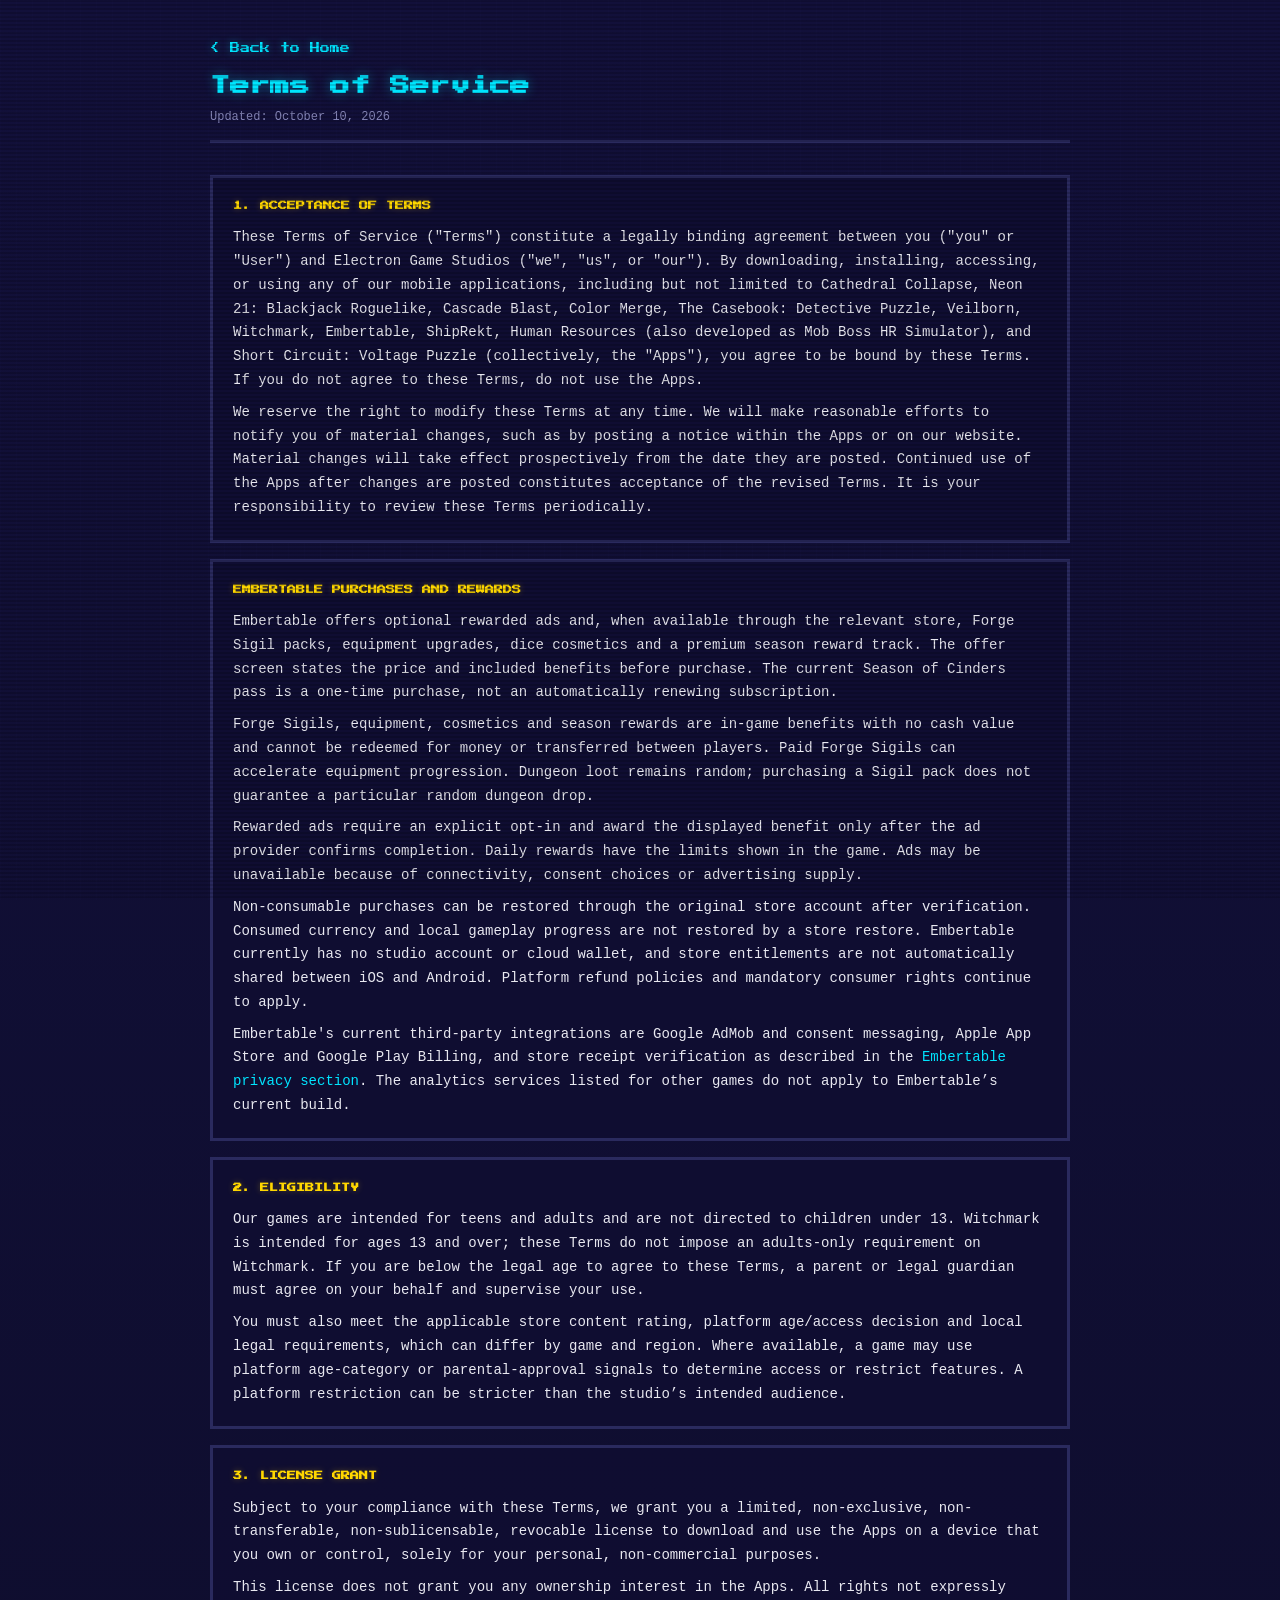
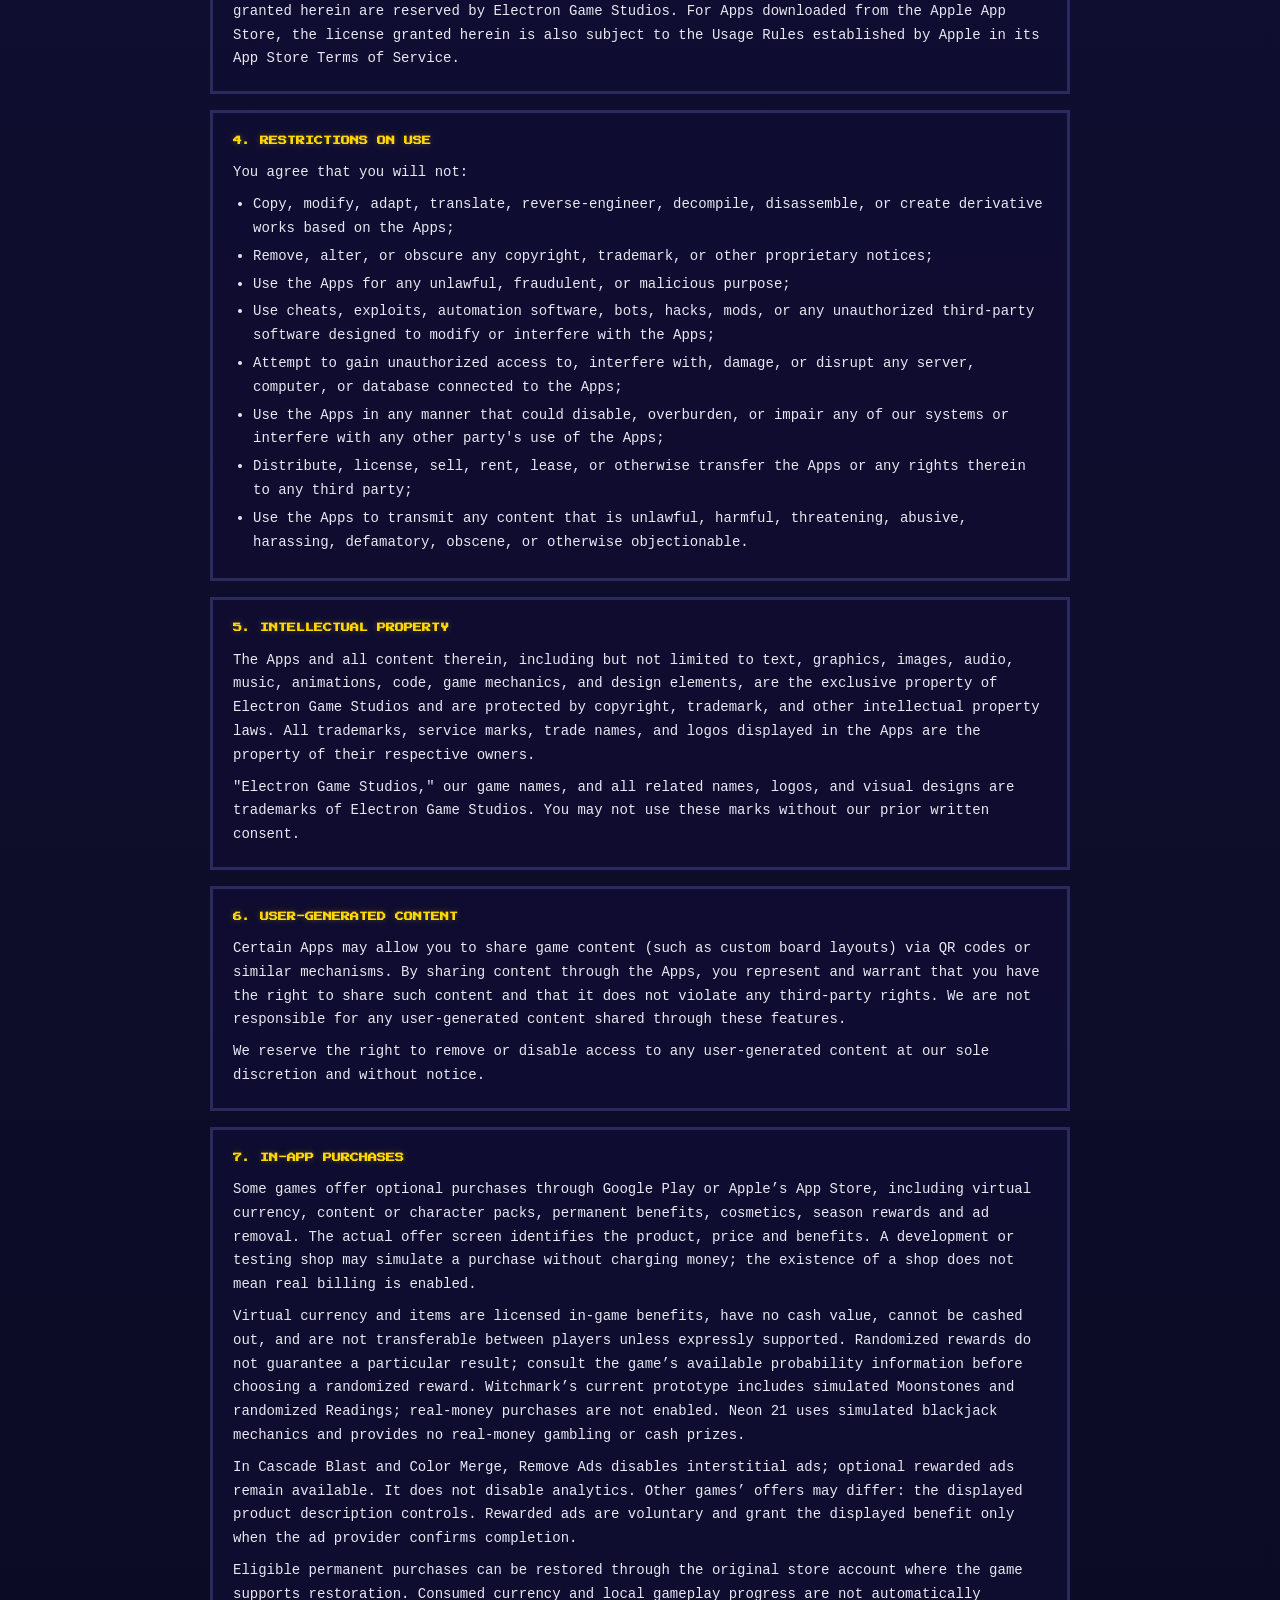
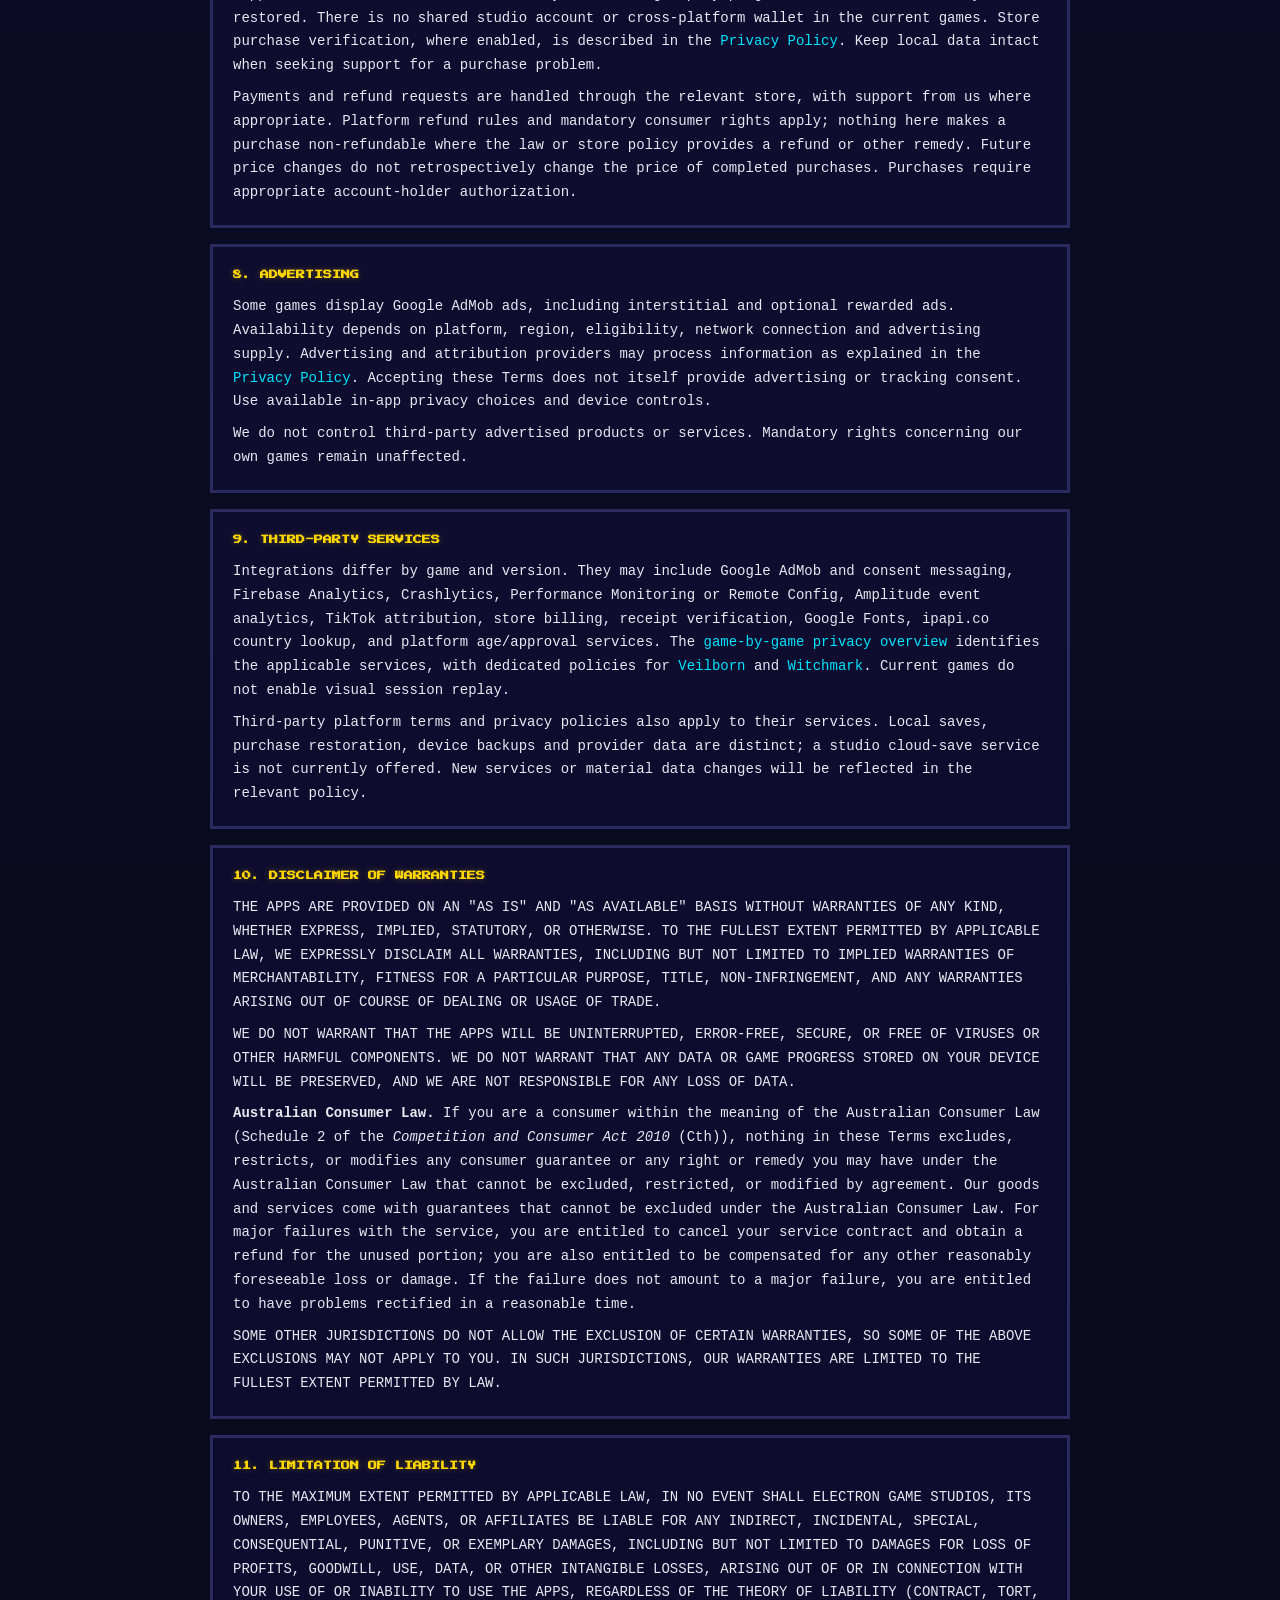
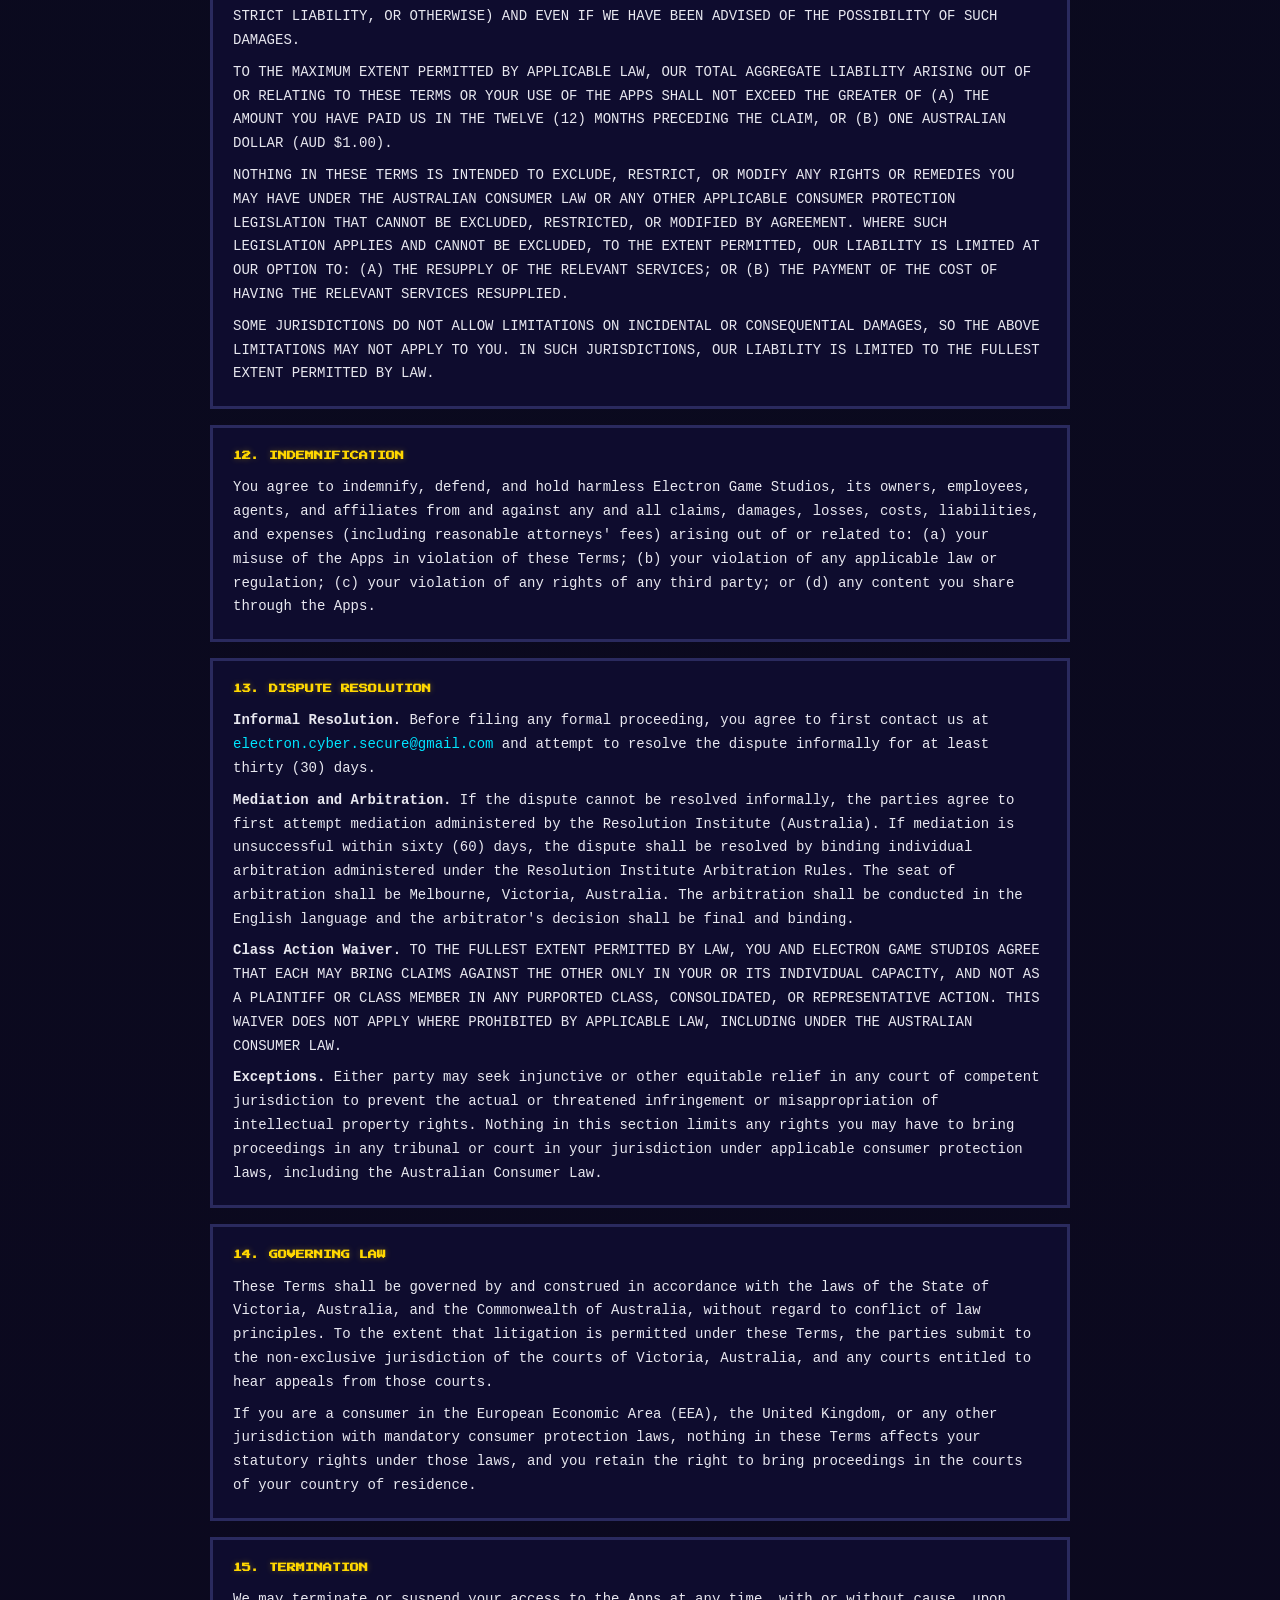
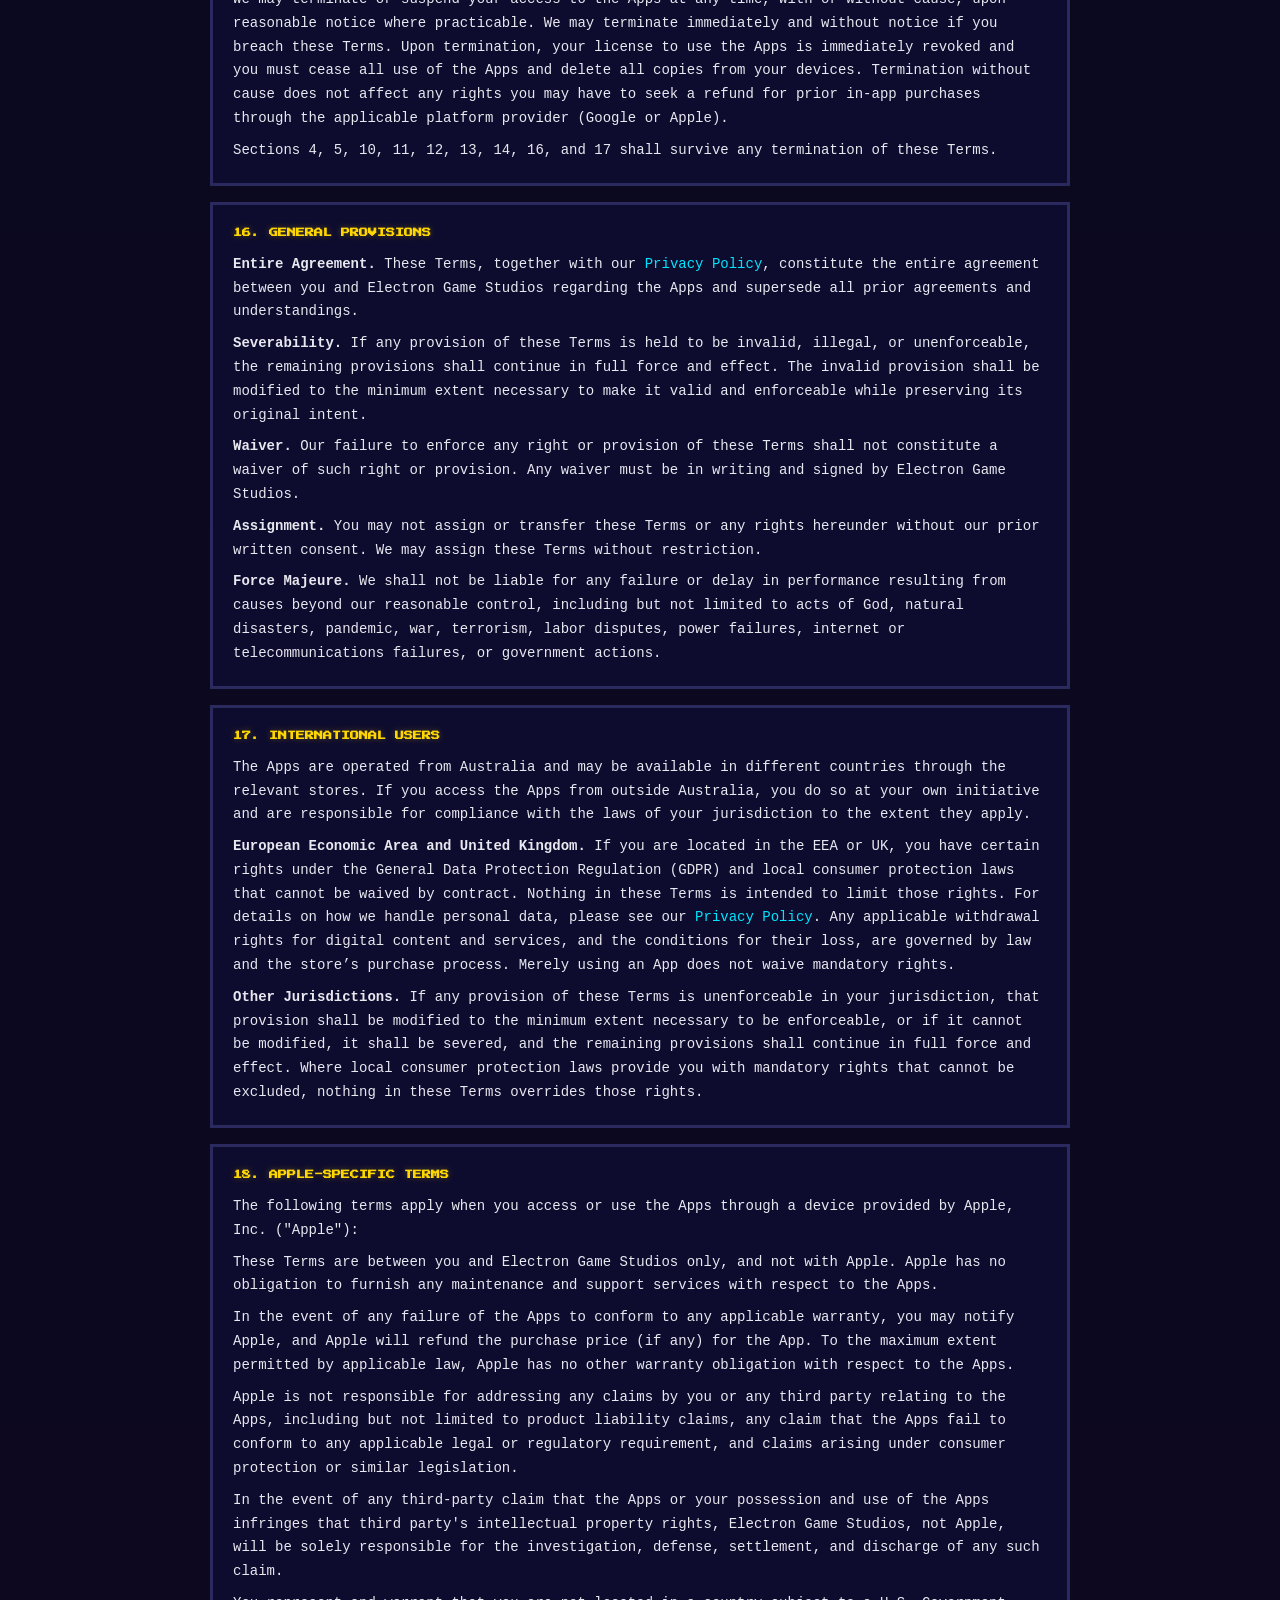
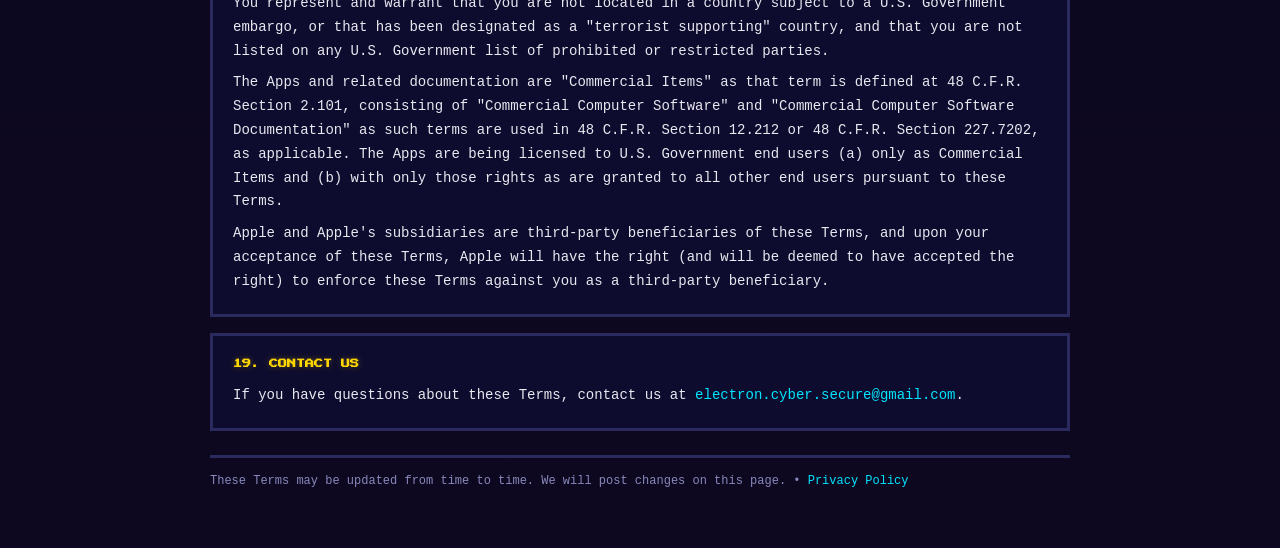
<file: tos.html>
<!doctype html>
<html lang="en">
<head>
  <meta charset="utf-8">
  <meta name="viewport" content="width=device-width, initial-scale=1">
  <title>Terms of Service - Electron Game Studios</title>
  <meta name="description" content="Terms of Service for Electron Game Studios mobile games.">
  <link rel="preconnect" href="https://fonts.googleapis.com">
  <link rel="preconnect" href="https://fonts.gstatic.com" crossorigin>
  <link href="https://fonts.googleapis.com/css2?family=Press+Start+2P&display=swap" rel="stylesheet">
  <style>
    :root {
      --bg-deep: #0a0a1e;
      --bg-mid: #12103a;
      --text: #e8e8f0;
      --muted: #8888bb;
      --cyan: #00e5ff;
      --yellow: #ffd700;
      --purple: #9b4dff;
      --card-bg: rgba(16, 14, 50, 0.85);
      --border: #2a2a5e;
      --glow-cyan: rgba(0, 229, 255, 0.4);
    }

    * { box-sizing: border-box; margin: 0; padding: 0; }

    html, body {
      font-family: "Courier New", "Consolas", monospace;
      color: var(--text);
      background: linear-gradient(180deg, var(--bg-mid) 0%, var(--bg-deep) 50%, #0d0820 100%);
      overflow-x: hidden;
    }

    /* CRT scanline overlay */
    body::after {
      content: "";
      position: fixed;
      inset: 0;
      background: repeating-linear-gradient(
        0deg,
        transparent,
        transparent 2px,
        rgba(0, 0, 0, 0.15) 2px,
        rgba(0, 0, 0, 0.15) 4px
      );
      pointer-events: none;
      z-index: 100;
    }

    /* Pixel grid pattern */
    body::before {
      content: "";
      position: fixed;
      inset: 0;
      background-image:
        linear-gradient(rgba(40, 40, 100, 0.08) 1px, transparent 1px),
        linear-gradient(90deg, rgba(40, 40, 100, 0.08) 1px, transparent 1px);
      background-size: 16px 16px;
      pointer-events: none;
      z-index: 0;
    }

    .wrap {
      position: relative;
      z-index: 1;
      max-width: 900px;
      margin: 0 auto;
      padding: 40px 20px 60px;
    }

    header {
      margin-bottom: 32px;
      padding-bottom: 16px;
      border-bottom: 3px solid var(--border);
    }

    header a {
      font-family: "Press Start 2P", monospace;
      font-size: 10px;
      color: var(--cyan);
      text-decoration: none;
      text-shadow: 0 0 8px var(--glow-cyan);
    }

    header a:hover {
      text-shadow: 0 0 15px var(--glow-cyan);
    }

    h1 {
      font-family: "Press Start 2P", monospace;
      font-size: clamp(12px, 3vw, 20px);
      color: var(--cyan);
      text-shadow: 0 0 12px var(--glow-cyan);
      margin: 12px 0 8px;
      line-height: 1.6;
    }

    .date {
      font-size: 12px;
      color: var(--muted);
    }

    .card {
      background: var(--card-bg);
      border: 3px solid var(--border);
      padding: 20px;
      margin: 16px 0;
      transition: border-color 0.2s;
    }

    .card:hover {
      border-color: var(--purple);
    }

    h2 {
      line-height: 1.8;
      font-family: "Press Start 2P", monospace;
      font-size: 9px;
      text-transform: uppercase;
      color: var(--yellow);
      margin-bottom: 12px;
      text-shadow: 0 0 6px rgba(255, 215, 0, 0.3);
    }

    p {
      margin: 8px 0 0;
      color: var(--text);
      line-height: 1.7;
      font-size: 14px;
    }

    p:first-of-type {
      margin-top: 0;
    }

    a {
      color: var(--cyan);
      text-decoration: none;
    }

    a:hover {
      text-shadow: 0 0 8px var(--glow-cyan);
    }

    ul {
      margin: 8px 0 0 20px;
      line-height: 1.7;
      font-size: 14px;
      color: var(--text);
    }

    li {
      margin: 4px 0;
    }

    .footer-note {
      color: var(--muted);
      font-size: 12px;
      margin-top: 24px;
      padding-top: 16px;
      border-top: 3px solid var(--border);
    }
  </style>
</head>
<body>
  <div class="wrap">
    <header>
      <a href="index.html">&lt; Back to Home</a>
      <h1>Terms of Service</h1>
      <div class="date">Updated: October 10, 2026</div>
    </header>

    <div class="card">
      <h2>1. Acceptance of Terms</h2>
      <p>
        These Terms of Service ("Terms") constitute a legally binding agreement between you
        ("you" or "User") and Electron Game Studios ("we", "us", or "our"). By downloading,
        installing, accessing, or using any of our mobile applications, including but not
        limited to Cathedral Collapse, Neon 21: Blackjack Roguelike, Cascade Blast, Color Merge, The Casebook: Detective Puzzle, Veilborn, Witchmark, Embertable, ShipRekt, Human Resources (also developed as Mob Boss HR Simulator), and Short Circuit: Voltage Puzzle (collectively, the "Apps"),
        you agree to be bound by these Terms. If you do not agree to these Terms, do not use the Apps.
      </p>
      <p>
        We reserve the right to modify these Terms at any time. We will make reasonable efforts
        to notify you of material changes, such as by posting a notice within the Apps or on our
        website. Material changes will take effect prospectively from the date they are posted.
        Continued use of the Apps after changes are posted constitutes acceptance of the revised
        Terms. It is your responsibility to review these Terms periodically.
      </p>
    </div>

    <div class="card" id="embertable">
      <h2>Embertable purchases and rewards</h2>
      <p>Embertable offers optional rewarded ads and, when available through the relevant store, Forge Sigil packs, equipment upgrades, dice cosmetics and a premium season reward track. The offer screen states the price and included benefits before purchase. The current Season of Cinders pass is a one-time purchase, not an automatically renewing subscription.</p>
      <p>Forge Sigils, equipment, cosmetics and season rewards are in-game benefits with no cash value and cannot be redeemed for money or transferred between players. Paid Forge Sigils can accelerate equipment progression. Dungeon loot remains random; purchasing a Sigil pack does not guarantee a particular random dungeon drop.</p>
      <p>Rewarded ads require an explicit opt-in and award the displayed benefit only after the ad provider confirms completion. Daily rewards have the limits shown in the game. Ads may be unavailable because of connectivity, consent choices or advertising supply.</p>
      <p>Non-consumable purchases can be restored through the original store account after verification. Consumed currency and local gameplay progress are not restored by a store restore. Embertable currently has no studio account or cloud wallet, and store entitlements are not automatically shared between iOS and Android. Platform refund policies and mandatory consumer rights continue to apply.</p>
      <p>Embertable's current third-party integrations are Google AdMob and consent messaging, Apple App Store and Google Play Billing, and store receipt verification as described in the <a href="privacy.html#embertable">Embertable privacy section</a>. The analytics services listed for other games do not apply to Embertable’s current build.</p>
    </div>

    <div class="card">
      <h2>2. Eligibility</h2>
      <p>Our games are intended for teens and adults and are not directed to children under 13. Witchmark is intended for ages 13 and over; these Terms do not impose an adults-only requirement on Witchmark. If you are below the legal age to agree to these Terms, a parent or legal guardian must agree on your behalf and supervise your use.</p>
      <p>You must also meet the applicable store content rating, platform age/access decision and local legal requirements, which can differ by game and region. Where available, a game may use platform age-category or parental-approval signals to determine access or restrict features. A platform restriction can be stricter than the studio’s intended audience.</p>
    </div>

    <div class="card">
      <h2>3. License Grant</h2>
      <p>
        Subject to your compliance with these Terms, we grant you a limited, non-exclusive,
        non-transferable, non-sublicensable, revocable license to download and use the Apps
        on a device that you own or control, solely for your personal, non-commercial purposes.
      </p>
      <p>
        This license does not grant you any ownership interest in the Apps. All rights not
        expressly granted herein are reserved by Electron Game Studios. For Apps downloaded from
        the Apple App Store, the license granted herein is also subject to the Usage Rules
        established by Apple in its App Store Terms of Service.
      </p>
    </div>

    <div class="card">
      <h2>4. Restrictions on Use</h2>
      <p>You agree that you will not:</p>
      <ul>
        <li>Copy, modify, adapt, translate, reverse-engineer, decompile, disassemble, or create derivative works based on the Apps;</li>
        <li>Remove, alter, or obscure any copyright, trademark, or other proprietary notices;</li>
        <li>Use the Apps for any unlawful, fraudulent, or malicious purpose;</li>
        <li>Use cheats, exploits, automation software, bots, hacks, mods, or any unauthorized third-party software designed to modify or interfere with the Apps;</li>
        <li>Attempt to gain unauthorized access to, interfere with, damage, or disrupt any server, computer, or database connected to the Apps;</li>
        <li>Use the Apps in any manner that could disable, overburden, or impair any of our systems or interfere with any other party's use of the Apps;</li>
        <li>Distribute, license, sell, rent, lease, or otherwise transfer the Apps or any rights therein to any third party;</li>
        <li>Use the Apps to transmit any content that is unlawful, harmful, threatening, abusive, harassing, defamatory, obscene, or otherwise objectionable.</li>
      </ul>
    </div>

    <div class="card">
      <h2>5. Intellectual Property</h2>
      <p>
        The Apps and all content therein, including but not limited to text, graphics, images,
        audio, music, animations, code, game mechanics, and design elements, are the exclusive
        property of Electron Game Studios and are protected by copyright, trademark, and other
        intellectual property laws. All trademarks, service marks, trade names, and logos displayed
        in the Apps are the property of their respective owners.
      </p>
      <p>
        "Electron Game Studios," our game names, and all related names, logos,
        and visual designs are trademarks of Electron Game Studios. You may not use these
        marks without our prior written consent.
      </p>
    </div>

    <div class="card">
      <h2>6. User-Generated Content</h2>
      <p>
        Certain Apps may allow you to share game content (such as custom board layouts) via QR
        codes or similar mechanisms. By sharing content through the Apps, you represent and
        warrant that you have the right to share such content and that it does not violate any
        third-party rights. We are not responsible for any user-generated content shared through
        these features.
      </p>
      <p>
        We reserve the right to remove or disable access to any user-generated content at our
        sole discretion and without notice.
      </p>
    </div>

    <div class="card">
      <h2>7. In-App Purchases</h2>
      <p>Some games offer optional purchases through Google Play or Apple’s App Store, including virtual currency, content or character packs, permanent benefits, cosmetics, season rewards and ad removal. The actual offer screen identifies the product, price and benefits. A development or testing shop may simulate a purchase without charging money; the existence of a shop does not mean real billing is enabled.</p>
      <p>Virtual currency and items are licensed in-game benefits, have no cash value, cannot be cashed out, and are not transferable between players unless expressly supported. Randomized rewards do not guarantee a particular result; consult the game’s available probability information before choosing a randomized reward. Witchmark’s current prototype includes simulated Moonstones and randomized Readings; real-money purchases are not enabled. Neon 21 uses simulated blackjack mechanics and provides no real-money gambling or cash prizes.</p>
      <p>In Cascade Blast and Color Merge, Remove Ads disables interstitial ads; optional rewarded ads remain available. It does not disable analytics. Other games’ offers may differ: the displayed product description controls. Rewarded ads are voluntary and grant the displayed benefit only when the ad provider confirms completion.</p>
      <p>Eligible permanent purchases can be restored through the original store account where the game supports restoration. Consumed currency and local gameplay progress are not automatically restored. There is no shared studio account or cross-platform wallet in the current games. Store purchase verification, where enabled, is described in the <a href="privacy.html">Privacy Policy</a>. Keep local data intact when seeking support for a purchase problem.</p>
      <p>Payments and refund requests are handled through the relevant store, with support from us where appropriate. Platform refund rules and mandatory consumer rights apply; nothing here makes a purchase non-refundable where the law or store policy provides a refund or other remedy. Future price changes do not retrospectively change the price of completed purchases. Purchases require appropriate account-holder authorization.</p>
    </div>

    <div class="card">
      <h2>8. Advertising</h2>
      <p>Some games display Google AdMob ads, including interstitial and optional rewarded ads. Availability depends on platform, region, eligibility, network connection and advertising supply. Advertising and attribution providers may process information as explained in the <a href="privacy.html">Privacy Policy</a>. Accepting these Terms does not itself provide advertising or tracking consent. Use available in-app privacy choices and device controls.</p>
      <p>We do not control third-party advertised products or services. Mandatory rights concerning our own games remain unaffected.</p>
    </div>

    <div class="card">
      <h2>9. Third-Party Services</h2>
      <p>Integrations differ by game and version. They may include Google AdMob and consent messaging, Firebase Analytics, Crashlytics, Performance Monitoring or Remote Config, Amplitude event analytics, TikTok attribution, store billing, receipt verification, Google Fonts, ipapi.co country lookup, and platform age/approval services. The <a href="privacy.html#games">game-by-game privacy overview</a> identifies the applicable services, with dedicated policies for <a href="veilborn-privacy.html">Veilborn</a> and <a href="witchmark-privacy.html">Witchmark</a>. Current games do not enable visual session replay.</p>
      <p>Third-party platform terms and privacy policies also apply to their services. Local saves, purchase restoration, device backups and provider data are distinct; a studio cloud-save service is not currently offered. New services or material data changes will be reflected in the relevant policy.</p>
    </div>

    <div class="card">
      <h2>10. Disclaimer of Warranties</h2>
      <p>
        THE APPS ARE PROVIDED ON AN "AS IS" AND "AS AVAILABLE" BASIS WITHOUT WARRANTIES OF ANY
        KIND, WHETHER EXPRESS, IMPLIED, STATUTORY, OR OTHERWISE. TO THE FULLEST EXTENT PERMITTED
        BY APPLICABLE LAW, WE EXPRESSLY DISCLAIM ALL WARRANTIES, INCLUDING BUT NOT LIMITED TO
        IMPLIED WARRANTIES OF MERCHANTABILITY, FITNESS FOR A PARTICULAR PURPOSE, TITLE,
        NON-INFRINGEMENT, AND ANY WARRANTIES ARISING OUT OF COURSE OF DEALING OR USAGE OF TRADE.
      </p>
      <p>
        WE DO NOT WARRANT THAT THE APPS WILL BE UNINTERRUPTED, ERROR-FREE, SECURE, OR FREE OF
        VIRUSES OR OTHER HARMFUL COMPONENTS. WE DO NOT WARRANT THAT ANY DATA OR GAME PROGRESS
        STORED ON YOUR DEVICE WILL BE PRESERVED, AND WE ARE NOT RESPONSIBLE FOR ANY LOSS OF DATA.
      </p>
      <p>
        <strong>Australian Consumer Law.</strong> If you are a consumer within the meaning of the
        Australian Consumer Law (Schedule 2 of the <em>Competition and Consumer Act 2010</em> (Cth)),
        nothing in these Terms excludes, restricts, or modifies any consumer guarantee or any right
        or remedy you may have under the Australian Consumer Law that cannot be excluded, restricted,
        or modified by agreement. Our goods and services come with guarantees that cannot be excluded
        under the Australian Consumer Law. For major failures with the service, you are entitled to
        cancel your service contract and obtain a refund for the unused portion; you are also entitled
        to be compensated for any other reasonably foreseeable loss or damage. If the failure does not
        amount to a major failure, you are entitled to have problems rectified in a reasonable time.
      </p>
      <p>
        SOME OTHER JURISDICTIONS DO NOT ALLOW THE EXCLUSION OF CERTAIN WARRANTIES, SO SOME OF THE
        ABOVE EXCLUSIONS MAY NOT APPLY TO YOU. IN SUCH JURISDICTIONS, OUR WARRANTIES ARE LIMITED
        TO THE FULLEST EXTENT PERMITTED BY LAW.
      </p>
    </div>

    <div class="card">
      <h2>11. Limitation of Liability</h2>
      <p>
        TO THE MAXIMUM EXTENT PERMITTED BY APPLICABLE LAW, IN NO EVENT SHALL ELECTRON GAME
        STUDIOS, ITS OWNERS, EMPLOYEES, AGENTS, OR AFFILIATES BE LIABLE FOR ANY INDIRECT,
        INCIDENTAL, SPECIAL, CONSEQUENTIAL, PUNITIVE, OR EXEMPLARY DAMAGES, INCLUDING BUT NOT
        LIMITED TO DAMAGES FOR LOSS OF PROFITS, GOODWILL, USE, DATA, OR OTHER INTANGIBLE LOSSES,
        ARISING OUT OF OR IN CONNECTION WITH YOUR USE OF OR INABILITY TO USE THE APPS, REGARDLESS
        OF THE THEORY OF LIABILITY (CONTRACT, TORT, STRICT LIABILITY, OR OTHERWISE) AND EVEN IF
        WE HAVE BEEN ADVISED OF THE POSSIBILITY OF SUCH DAMAGES.
      </p>
      <p>
        TO THE MAXIMUM EXTENT PERMITTED BY APPLICABLE LAW, OUR TOTAL AGGREGATE LIABILITY ARISING
        OUT OF OR RELATING TO THESE TERMS OR YOUR USE OF THE APPS SHALL NOT EXCEED THE GREATER OF
        (A) THE AMOUNT YOU HAVE PAID US IN THE TWELVE (12) MONTHS PRECEDING THE CLAIM, OR (B) ONE
        AUSTRALIAN DOLLAR (AUD $1.00).
      </p>
      <p>
        NOTHING IN THESE TERMS IS INTENDED TO EXCLUDE, RESTRICT, OR MODIFY ANY RIGHTS OR REMEDIES
        YOU MAY HAVE UNDER THE AUSTRALIAN CONSUMER LAW OR ANY OTHER APPLICABLE CONSUMER PROTECTION
        LEGISLATION THAT CANNOT BE EXCLUDED, RESTRICTED, OR MODIFIED BY AGREEMENT. WHERE SUCH
        LEGISLATION APPLIES AND CANNOT BE EXCLUDED, TO THE EXTENT PERMITTED, OUR LIABILITY IS
        LIMITED AT OUR OPTION TO: (A) THE RESUPPLY OF THE RELEVANT SERVICES; OR (B) THE PAYMENT
        OF THE COST OF HAVING THE RELEVANT SERVICES RESUPPLIED.
      </p>
      <p>
        SOME JURISDICTIONS DO NOT ALLOW LIMITATIONS ON INCIDENTAL OR CONSEQUENTIAL DAMAGES, SO
        THE ABOVE LIMITATIONS MAY NOT APPLY TO YOU. IN SUCH JURISDICTIONS, OUR LIABILITY IS
        LIMITED TO THE FULLEST EXTENT PERMITTED BY LAW.
      </p>
    </div>

    <div class="card">
      <h2>12. Indemnification</h2>
      <p>
        You agree to indemnify, defend, and hold harmless Electron Game Studios, its owners,
        employees, agents, and affiliates from and against any and all claims, damages, losses,
        costs, liabilities, and expenses (including reasonable attorneys' fees) arising out of
        or related to: (a) your misuse of the Apps in violation of these Terms; (b) your violation
        of any applicable law or regulation; (c) your violation of any rights of any third party;
        or (d) any content you share through the Apps.
      </p>
    </div>

    <div class="card">
      <h2>13. Dispute Resolution</h2>
      <p>
        <strong>Informal Resolution.</strong> Before filing any formal proceeding, you agree to
        first contact us at
        <a href="mailto:electron.cyber.secure@gmail.com">electron.cyber.secure@gmail.com</a>
        and attempt to resolve the dispute informally for at least thirty (30) days.
      </p>
      <p>
        <strong>Mediation and Arbitration.</strong> If the dispute cannot be resolved informally,
        the parties agree to first attempt mediation administered by the Resolution Institute
        (Australia). If mediation is unsuccessful within sixty (60) days, the dispute shall be
        resolved by binding individual arbitration administered under the Resolution Institute
        Arbitration Rules. The seat of arbitration shall be Melbourne, Victoria, Australia.
        The arbitration shall be conducted in the English language and the arbitrator's decision
        shall be final and binding.
      </p>
      <p>
        <strong>Class Action Waiver.</strong> TO THE FULLEST EXTENT PERMITTED BY LAW, YOU AND
        ELECTRON GAME STUDIOS AGREE THAT EACH MAY BRING CLAIMS AGAINST THE OTHER ONLY IN YOUR
        OR ITS INDIVIDUAL CAPACITY, AND NOT AS A PLAINTIFF OR CLASS MEMBER IN ANY PURPORTED
        CLASS, CONSOLIDATED, OR REPRESENTATIVE ACTION. THIS WAIVER DOES NOT APPLY WHERE
        PROHIBITED BY APPLICABLE LAW, INCLUDING UNDER THE AUSTRALIAN CONSUMER LAW.
      </p>
      <p>
        <strong>Exceptions.</strong> Either party may seek injunctive or other equitable relief
        in any court of competent jurisdiction to prevent the actual or threatened infringement
        or misappropriation of intellectual property rights. Nothing in this section limits any
        rights you may have to bring proceedings in any tribunal or court in your jurisdiction
        under applicable consumer protection laws, including the Australian Consumer Law.
      </p>
    </div>

    <div class="card">
      <h2>14. Governing Law</h2>
      <p>
        These Terms shall be governed by and construed in accordance with the laws of the
        State of Victoria, Australia, and the Commonwealth of Australia, without regard to
        conflict of law principles. To the extent that litigation is permitted under these
        Terms, the parties submit to the non-exclusive jurisdiction of the courts of Victoria,
        Australia, and any courts entitled to hear appeals from those courts.
      </p>
      <p>
        If you are a consumer in the European Economic Area (EEA), the United Kingdom, or any
        other jurisdiction with mandatory consumer protection laws, nothing in these Terms
        affects your statutory rights under those laws, and you retain the right to bring
        proceedings in the courts of your country of residence.
      </p>
    </div>

    <div class="card">
      <h2>15. Termination</h2>
      <p>
        We may terminate or suspend your access to the Apps at any time, with or without cause,
        upon reasonable notice where practicable. We may terminate immediately and without notice
        if you breach these Terms. Upon termination, your license to use the Apps is immediately
        revoked and you must cease all use of the Apps and delete all copies from your devices.
        Termination without cause does not affect any rights you may have to seek a refund for
        prior in-app purchases through the applicable platform provider (Google or Apple).
      </p>
      <p>
        Sections 4, 5, 10, 11, 12, 13, 14, 16, and 17 shall survive any termination of these Terms.
      </p>
    </div>

    <div class="card">
      <h2>16. General Provisions</h2>
      <p>
        <strong>Entire Agreement.</strong> These Terms, together with our
        <a href="privacy.html">Privacy Policy</a>, constitute the entire agreement between you and
        Electron Game Studios regarding the Apps and supersede all prior agreements and understandings.
      </p>
      <p>
        <strong>Severability.</strong> If any provision of these Terms is held to be invalid,
        illegal, or unenforceable, the remaining provisions shall continue in full force and effect.
        The invalid provision shall be modified to the minimum extent necessary to make it valid
        and enforceable while preserving its original intent.
      </p>
      <p>
        <strong>Waiver.</strong> Our failure to enforce any right or provision of these Terms shall
        not constitute a waiver of such right or provision. Any waiver must be in writing and
        signed by Electron Game Studios.
      </p>
      <p>
        <strong>Assignment.</strong> You may not assign or transfer these Terms or any rights
        hereunder without our prior written consent. We may assign these Terms without restriction.
      </p>
      <p>
        <strong>Force Majeure.</strong> We shall not be liable for any failure or delay in
        performance resulting from causes beyond our reasonable control, including but not limited
        to acts of God, natural disasters, pandemic, war, terrorism, labor disputes, power
        failures, internet or telecommunications failures, or government actions.
      </p>
    </div>

    <div class="card">
      <h2>17. International Users</h2>
      <p>
        The Apps are operated from Australia and may be available in different countries through the relevant stores. If you access
        the Apps from outside Australia, you do so at your own initiative and are responsible for
        compliance with the laws of your jurisdiction to the extent they apply.
      </p>
      <p>
        <strong>European Economic Area and United Kingdom.</strong> If you are located in the EEA
        or UK, you have certain rights under the General Data Protection Regulation (GDPR) and
        local consumer protection laws that cannot be waived by contract. Nothing in these Terms
        is intended to limit those rights. For details on how we handle personal data, please see
        our <a href="privacy.html">Privacy Policy</a>. Any applicable withdrawal rights for digital content and services, and the conditions for their loss, are governed by law and the store’s purchase process. Merely using an App does not waive mandatory rights.
      </p>
      <p>
        <strong>Other Jurisdictions.</strong> If any provision of these Terms is unenforceable in
        your jurisdiction, that provision shall be modified to the minimum extent necessary to be
        enforceable, or if it cannot be modified, it shall be severed, and the remaining provisions
        shall continue in full force and effect. Where local consumer protection laws provide you
        with mandatory rights that cannot be excluded, nothing in these Terms overrides those rights.
      </p>
    </div>

    <div class="card">
      <h2>18. Apple-Specific Terms</h2>
      <p>
        The following terms apply when you access or use the Apps through a device provided by
        Apple, Inc. ("Apple"):
      </p>
      <p>
        These Terms are between you and Electron Game Studios only, and not with Apple. Apple has
        no obligation to furnish any maintenance and support services with respect to the Apps.
      </p>
      <p>
        In the event of any failure of the Apps to conform to any applicable warranty, you may
        notify Apple, and Apple will refund the purchase price (if any) for the App. To the
        maximum extent permitted by applicable law, Apple has no other warranty obligation with
        respect to the Apps.
      </p>
      <p>
        Apple is not responsible for addressing any claims by you or any third party relating to
        the Apps, including but not limited to product liability claims, any claim that the Apps
        fail to conform to any applicable legal or regulatory requirement, and claims arising
        under consumer protection or similar legislation.
      </p>
      <p>
        In the event of any third-party claim that the Apps or your possession and use of the
        Apps infringes that third party's intellectual property rights, Electron Game Studios,
        not Apple, will be solely responsible for the investigation, defense, settlement, and
        discharge of any such claim.
      </p>
      <p>
        You represent and warrant that you are not located in a country subject to a U.S.
        Government embargo, or that has been designated as a "terrorist supporting" country,
        and that you are not listed on any U.S. Government list of prohibited or restricted
        parties.
      </p>
      <p>
        The Apps and related documentation are "Commercial Items" as that term is defined at
        48 C.F.R. Section 2.101, consisting of "Commercial Computer Software" and "Commercial
        Computer Software Documentation" as such terms are used in 48 C.F.R. Section 12.212 or
        48 C.F.R. Section 227.7202, as applicable. The Apps are being licensed to U.S. Government
        end users (a) only as Commercial Items and (b) with only those rights as are granted to
        all other end users pursuant to these Terms.
      </p>
      <p>
        Apple and Apple's subsidiaries are third-party beneficiaries of these Terms, and upon
        your acceptance of these Terms, Apple will have the right (and will be deemed to have
        accepted the right) to enforce these Terms against you as a third-party beneficiary.
      </p>
    </div>

    <div class="card">
      <h2>19. Contact Us</h2>
      <p>
        If you have questions about these Terms, contact us at
        <a href="mailto:electron.cyber.secure@gmail.com">electron.cyber.secure@gmail.com</a>.
      </p>
    </div>

    <div class="footer-note">
      These Terms may be updated from time to time. We will post changes on this page.
      &bull; <a href="privacy.html">Privacy Policy</a>
    </div>
  </div>
</body>
</html>
</file>
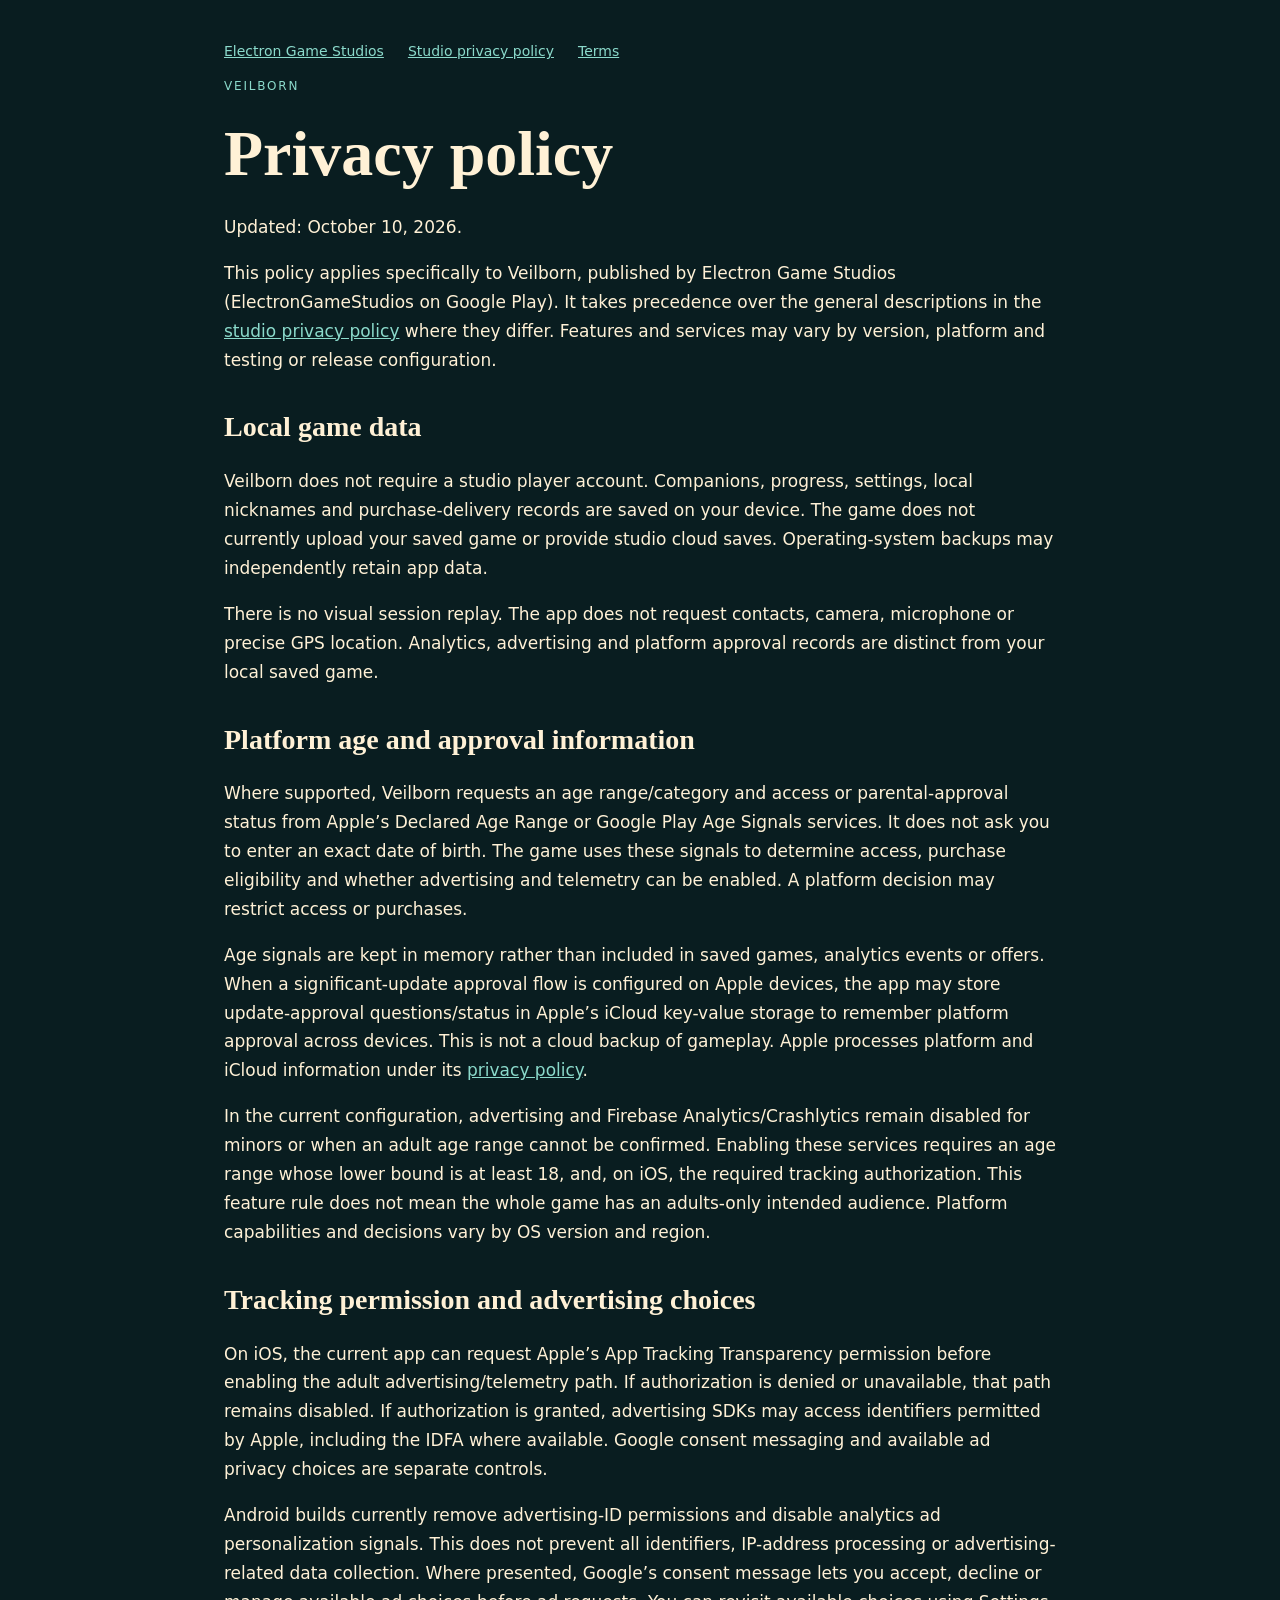
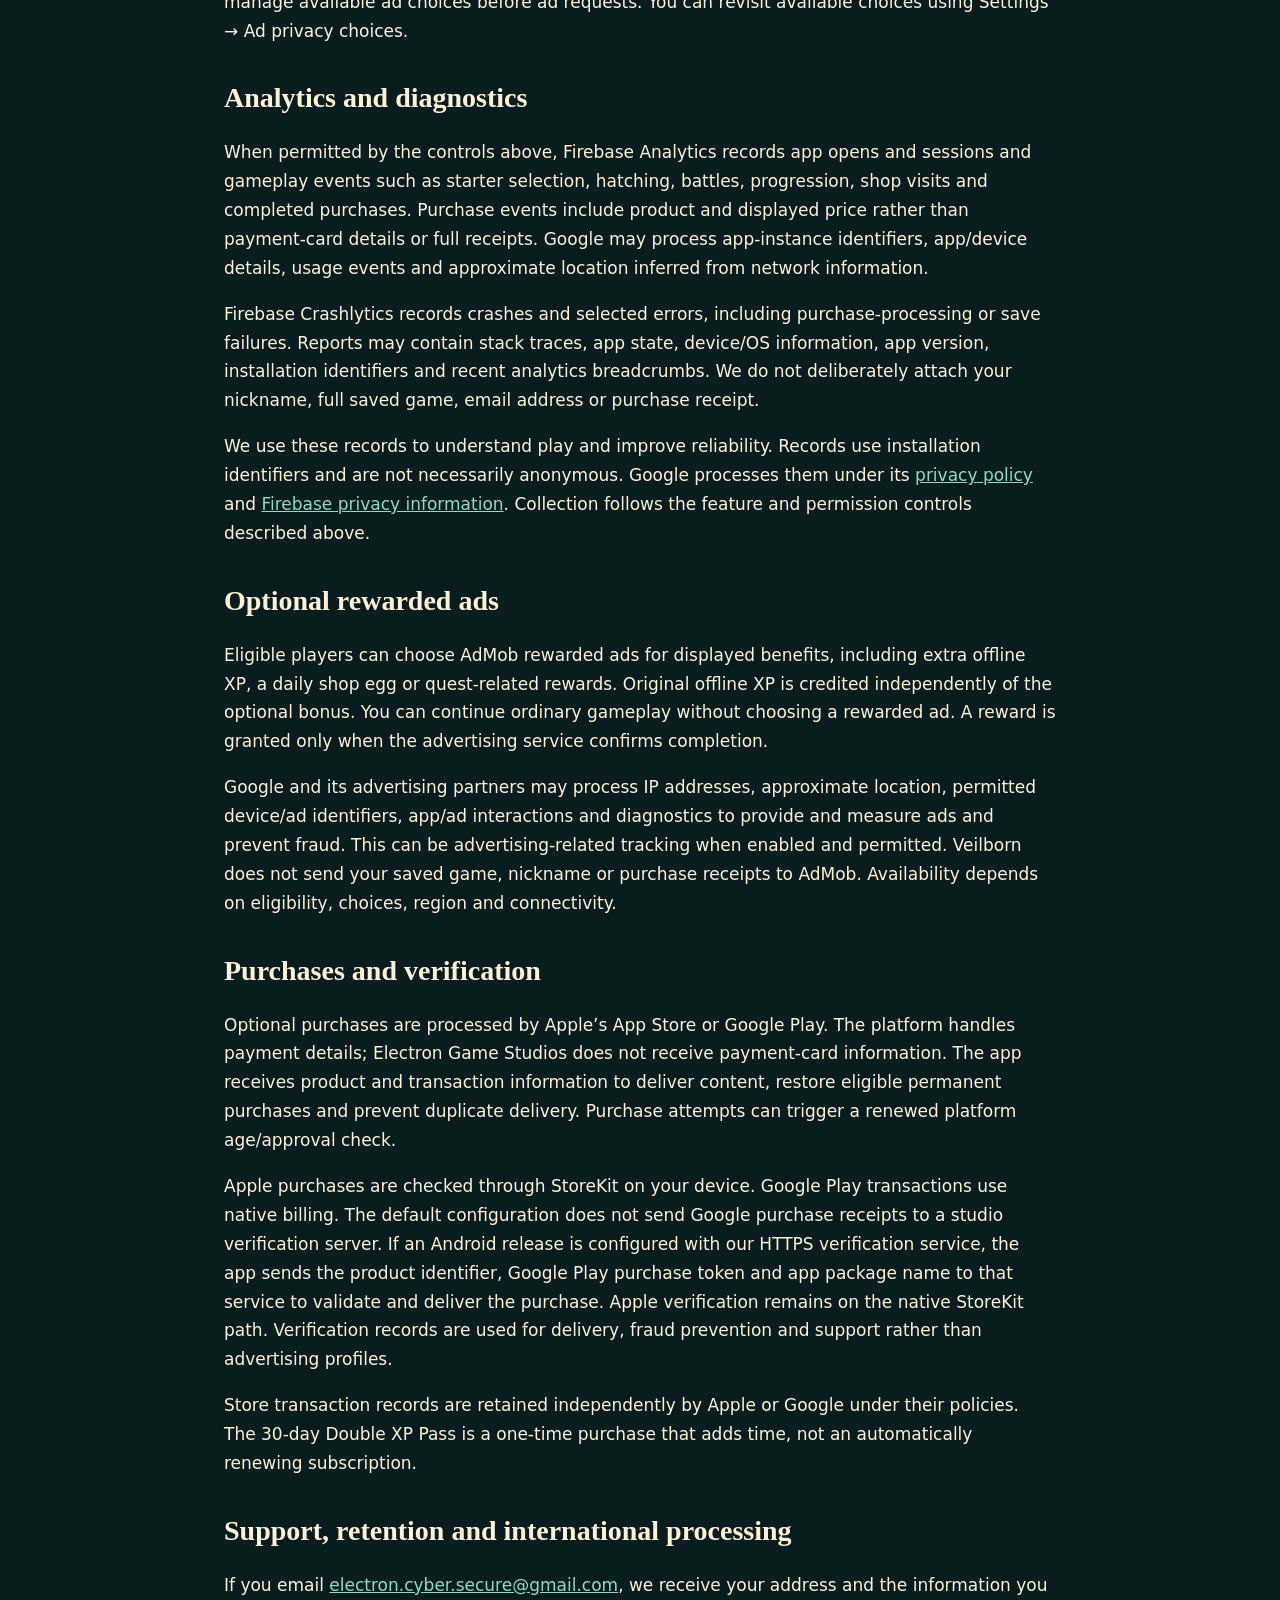
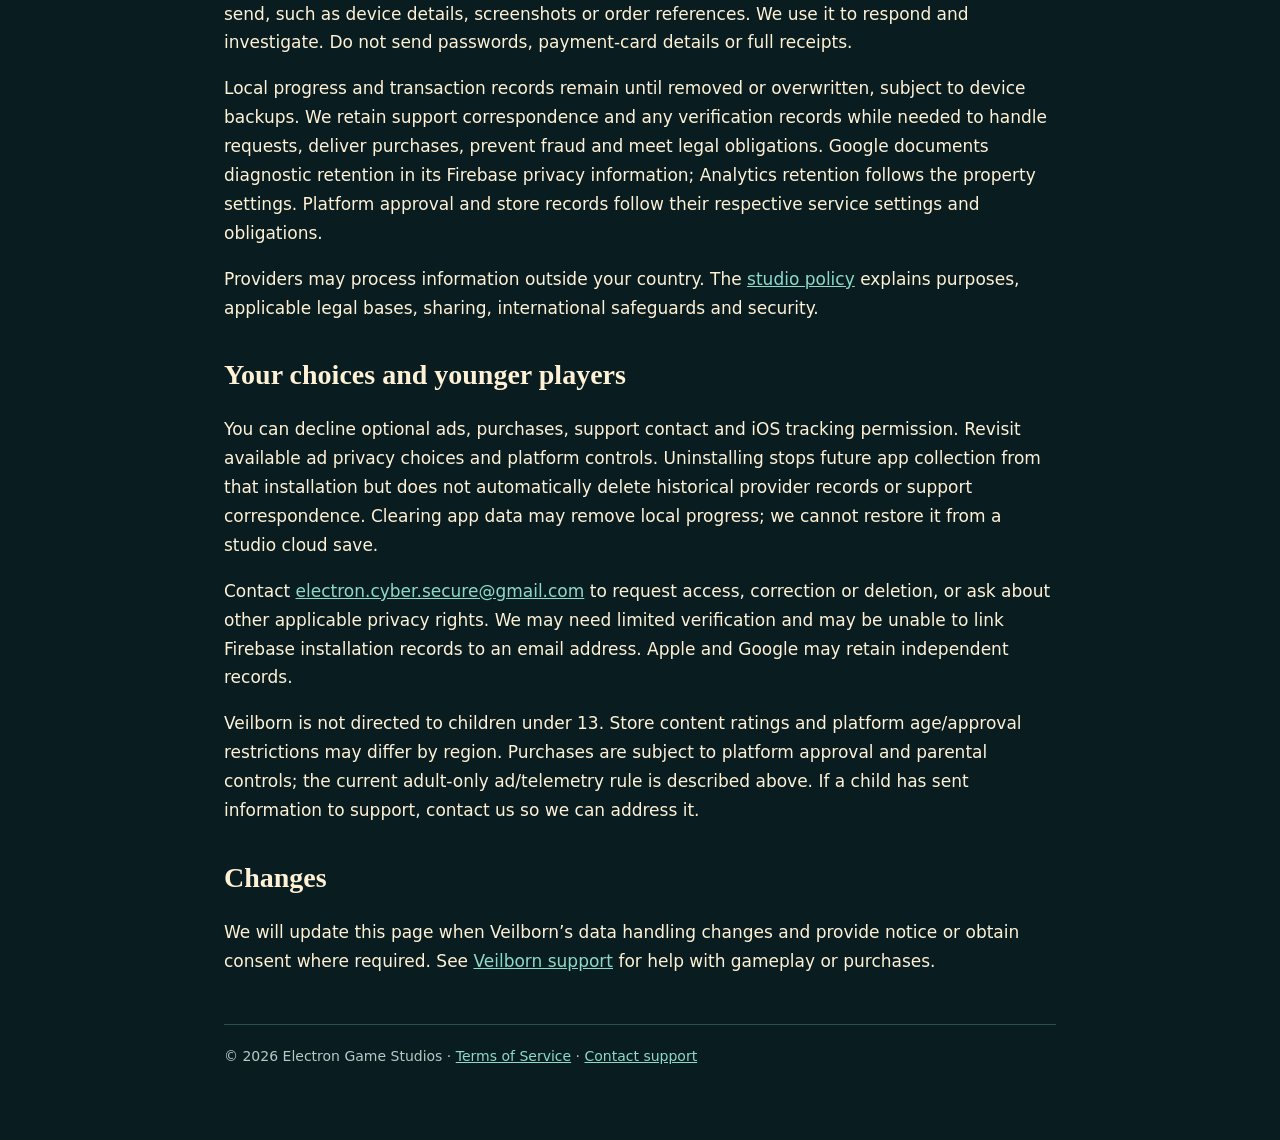
<file: veilborn-privacy.html>
<!doctype html>
<html lang="en"><head><meta charset="utf-8"><meta name="viewport" content="width=device-width,initial-scale=1">
<title>Veilborn — Privacy policy · Electron Game Studios</title>
<meta name="description" content="Veilborn privacy: local progress, services, purchases and your choices.">
<link rel="stylesheet" href="assets/veilborn.css"></head>
<body><main>
<nav aria-label="Main"><a href="index.html">Electron Game Studios</a><a href="privacy.html">Studio privacy policy</a><a href="tos.html">Terms</a></nav>
<p class="eyebrow">Veilborn</p><h1>Privacy policy</h1><p>Updated: October 10, 2026.</p>
<p>This policy applies specifically to Veilborn, published by Electron Game Studios (ElectronGameStudios on Google Play). It takes precedence over the general descriptions in the <a href="privacy.html">studio privacy policy</a> where they differ. Features and services may vary by version, platform and testing or release configuration.</p>
<section><h2>Local game data</h2>
<p>Veilborn does not require a studio player account. Companions, progress, settings, local nicknames and purchase-delivery records are saved on your device. The game does not currently upload your saved game or provide studio cloud saves. Operating-system backups may independently retain app data.</p>
<p>There is no visual session replay. The app does not request contacts, camera, microphone or precise GPS location. Analytics, advertising and platform approval records are distinct from your local saved game.</p>
</section>
<section><h2>Platform age and approval information</h2>
<p>Where supported, Veilborn requests an age range/category and access or parental-approval status from Apple’s Declared Age Range or Google Play Age Signals services. It does not ask you to enter an exact date of birth. The game uses these signals to determine access, purchase eligibility and whether advertising and telemetry can be enabled. A platform decision may restrict access or purchases.</p>
<p>Age signals are kept in memory rather than included in saved games, analytics events or offers. When a significant-update approval flow is configured on Apple devices, the app may store update-approval questions/status in Apple’s iCloud key-value storage to remember platform approval across devices. This is not a cloud backup of gameplay. Apple processes platform and iCloud information under its <a href="https://www.apple.com/legal/privacy/">privacy policy</a>.</p>
<p>In the current configuration, advertising and Firebase Analytics/Crashlytics remain disabled for minors or when an adult age range cannot be confirmed. Enabling these services requires an age range whose lower bound is at least 18, and, on iOS, the required tracking authorization. This feature rule does not mean the whole game has an adults-only intended audience. Platform capabilities and decisions vary by OS version and region.</p>
</section>
<section><h2>Tracking permission and advertising choices</h2>
<p>On iOS, the current app can request Apple’s App Tracking Transparency permission before enabling the adult advertising/telemetry path. If authorization is denied or unavailable, that path remains disabled. If authorization is granted, advertising SDKs may access identifiers permitted by Apple, including the IDFA where available. Google consent messaging and available ad privacy choices are separate controls.</p>
<p>Android builds currently remove advertising-ID permissions and disable analytics ad personalization signals. This does not prevent all identifiers, IP-address processing or advertising-related data collection. Where presented, Google’s consent message lets you accept, decline or manage available ad choices before ad requests. You can revisit available choices using Settings → Ad privacy choices.</p>
</section>
<section><h2>Analytics and diagnostics</h2>
<p>When permitted by the controls above, Firebase Analytics records app opens and sessions and gameplay events such as starter selection, hatching, battles, progression, shop visits and completed purchases. Purchase events include product and displayed price rather than payment-card details or full receipts. Google may process app-instance identifiers, app/device details, usage events and approximate location inferred from network information.</p>
<p>Firebase Crashlytics records crashes and selected errors, including purchase-processing or save failures. Reports may contain stack traces, app state, device/OS information, app version, installation identifiers and recent analytics breadcrumbs. We do not deliberately attach your nickname, full saved game, email address or purchase receipt.</p>
<p>We use these records to understand play and improve reliability. Records use installation identifiers and are not necessarily anonymous. Google processes them under its <a href="https://policies.google.com/privacy">privacy policy</a> and <a href="https://firebase.google.com/support/privacy">Firebase privacy information</a>. Collection follows the feature and permission controls described above.</p>
</section>
<section><h2>Optional rewarded ads</h2>
<p>Eligible players can choose AdMob rewarded ads for displayed benefits, including extra offline XP, a daily shop egg or quest-related rewards. Original offline XP is credited independently of the optional bonus. You can continue ordinary gameplay without choosing a rewarded ad. A reward is granted only when the advertising service confirms completion.</p>
<p>Google and its advertising partners may process IP addresses, approximate location, permitted device/ad identifiers, app/ad interactions and diagnostics to provide and measure ads and prevent fraud. This can be advertising-related tracking when enabled and permitted. Veilborn does not send your saved game, nickname or purchase receipts to AdMob. Availability depends on eligibility, choices, region and connectivity.</p>
</section>
<section><h2>Purchases and verification</h2>
<p>Optional purchases are processed by Apple’s App Store or Google Play. The platform handles payment details; Electron Game Studios does not receive payment-card information. The app receives product and transaction information to deliver content, restore eligible permanent purchases and prevent duplicate delivery. Purchase attempts can trigger a renewed platform age/approval check.</p>
<p>Apple purchases are checked through StoreKit on your device. Google Play transactions use native billing. The default configuration does not send Google purchase receipts to a studio verification server. If an Android release is configured with our HTTPS verification service, the app sends the product identifier, Google Play purchase token and app package name to that service to validate and deliver the purchase. Apple verification remains on the native StoreKit path. Verification records are used for delivery, fraud prevention and support rather than advertising profiles.</p>
<p>Store transaction records are retained independently by Apple or Google under their policies. The 30-day Double XP Pass is a one-time purchase that adds time, not an automatically renewing subscription.</p>
</section>
<section><h2>Support, retention and international processing</h2>
<p>If you email <a href="mailto:electron.cyber.secure@gmail.com">electron.cyber.secure@gmail.com</a>, we receive your address and the information you send, such as device details, screenshots or order references. We use it to respond and investigate. Do not send passwords, payment-card details or full receipts.</p>
<p>Local progress and transaction records remain until removed or overwritten, subject to device backups. We retain support correspondence and any verification records while needed to handle requests, deliver purchases, prevent fraud and meet legal obligations. Google documents diagnostic retention in its Firebase privacy information; Analytics retention follows the property settings. Platform approval and store records follow their respective service settings and obligations.</p>
<p>Providers may process information outside your country. The <a href="privacy.html">studio policy</a> explains purposes, applicable legal bases, sharing, international safeguards and security.</p>
</section>
<section><h2>Your choices and younger players</h2>
<p>You can decline optional ads, purchases, support contact and iOS tracking permission. Revisit available ad privacy choices and platform controls. Uninstalling stops future app collection from that installation but does not automatically delete historical provider records or support correspondence. Clearing app data may remove local progress; we cannot restore it from a studio cloud save.</p>
<p>Contact <a href="mailto:electron.cyber.secure@gmail.com?subject=Veilborn%20privacy%20request">electron.cyber.secure@gmail.com</a> to request access, correction or deletion, or ask about other applicable privacy rights. We may need limited verification and may be unable to link Firebase installation records to an email address. Apple and Google may retain independent records.</p>
<p>Veilborn is not directed to children under 13. Store content ratings and platform age/approval restrictions may differ by region. Purchases are subject to platform approval and parental controls; the current adult-only ad/telemetry rule is described above. If a child has sent information to support, contact us so we can address it.</p>
</section>
<section><h2>Changes</h2>
<p>We will update this page when Veilborn’s data handling changes and provide notice or obtain consent where required. See <a href="veilborn.html">Veilborn support</a> for help with gameplay or purchases.</p>
</section>
<footer>© 2026 Electron Game Studios · <a href="tos.html">Terms of Service</a> · <a href="mailto:electron.cyber.secure@gmail.com">Contact support</a></footer>
</main></body></html>
</file>
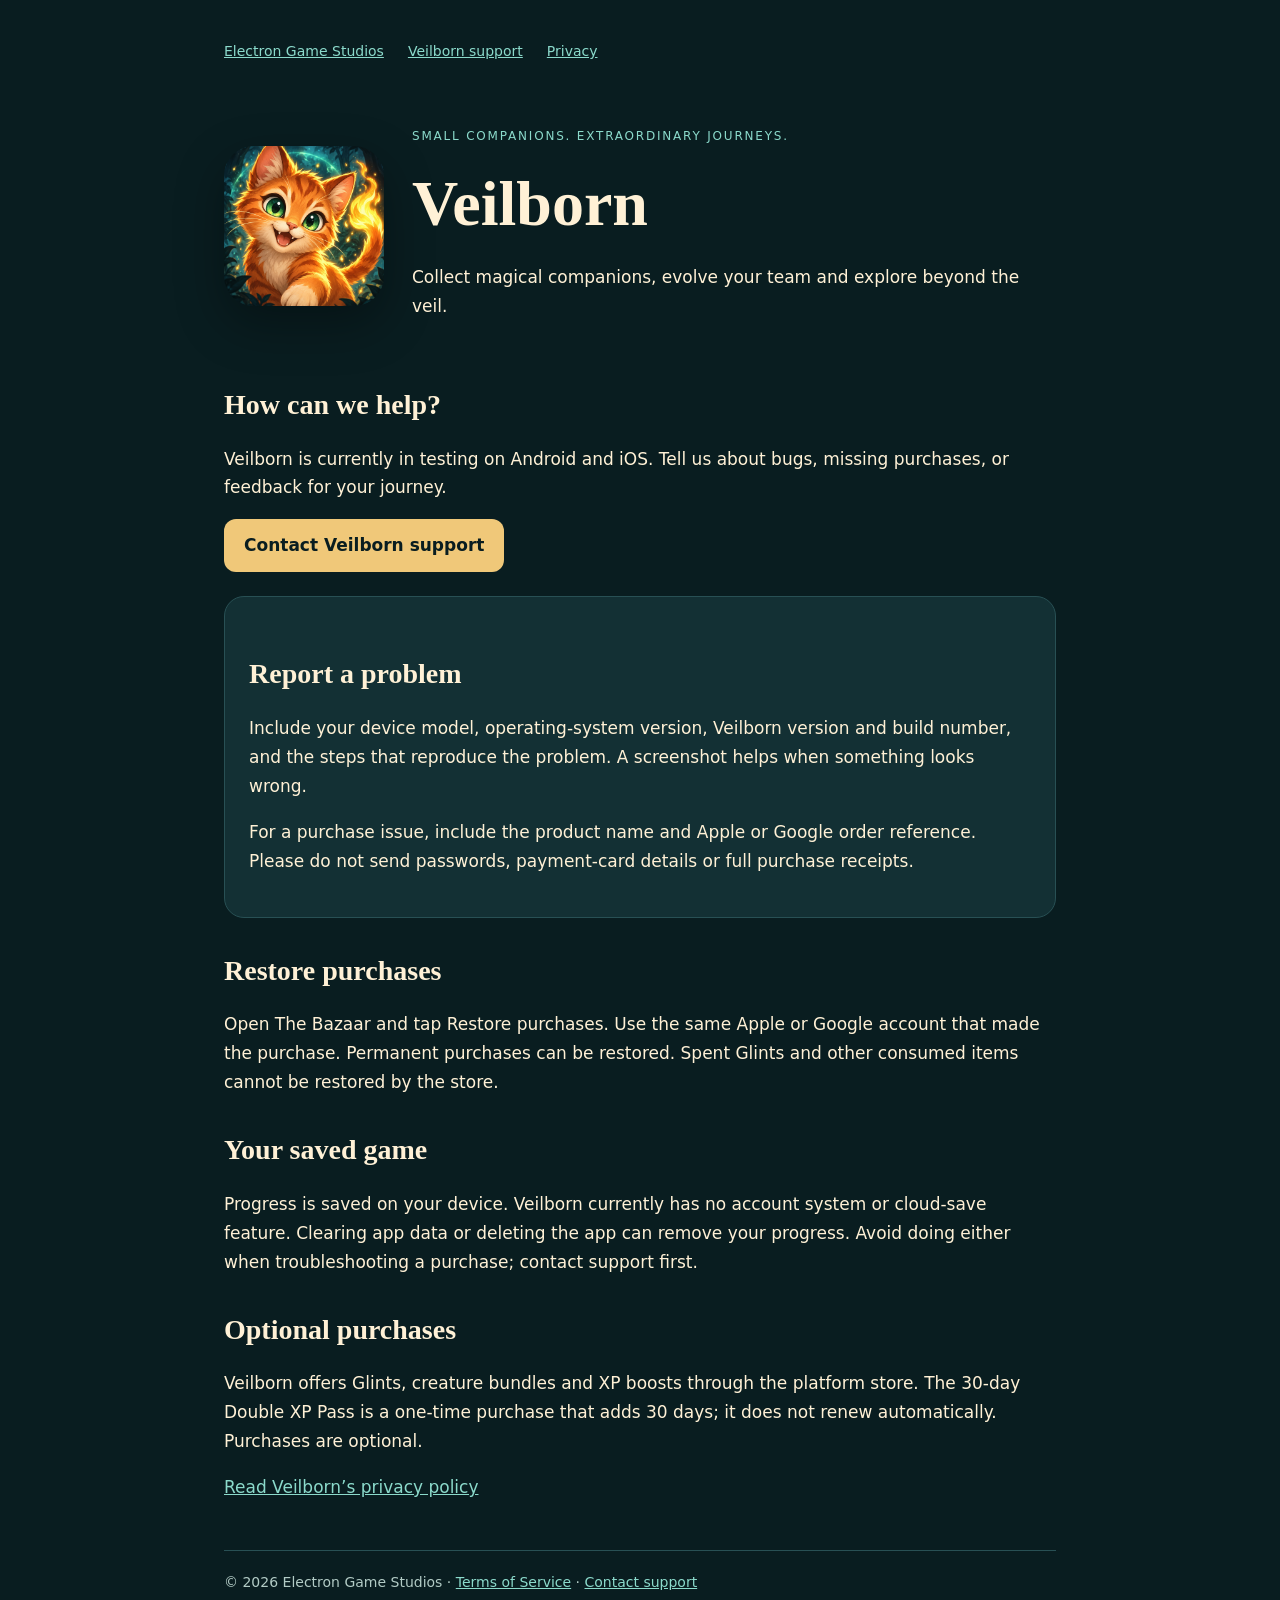
<file: veilborn.html>
<!doctype html><html lang="en"><head><meta charset="utf-8"><meta name="viewport" content="width=device-width,initial-scale=1"><title>Veilborn — support · Electron Game Studios</title><meta name="description" content="Support for Veilborn, the magical companion collection RPG."><link rel="stylesheet" href="assets/veilborn.css"></head><body><main><nav aria-label="Main"><a href="index.html">Electron Game Studios</a><a href="veilborn.html">Veilborn support</a><a href="veilborn-privacy.html">Privacy</a></nav><section class="hero"><img src="assets/veilborn_app_icon.png" alt="Veilborn fire companion icon"><div><p class="eyebrow">Small companions. Extraordinary journeys.</p><h1>Veilborn</h1><p>Collect magical companions, evolve your team and explore beyond the veil.</p></div></section><h2>How can we help?</h2><p>Veilborn is currently in testing on Android and iOS. Tell us about bugs, missing purchases, or feedback for your journey.</p><p><a class="button" href="mailto:electron.cyber.secure@gmail.com?subject=Veilborn%20support">Contact Veilborn support</a></p><section class="card"><h2>Report a problem</h2><p>Include your device model, operating-system version, Veilborn version and build number, and the steps that reproduce the problem. A screenshot helps when something looks wrong.</p><p>For a purchase issue, include the product name and Apple or Google order reference. Please do not send passwords, payment-card details or full purchase receipts.</p></section><h2>Restore purchases</h2><p>Open The Bazaar and tap Restore purchases. Use the same Apple or Google account that made the purchase. Permanent purchases can be restored. Spent Glints and other consumed items cannot be restored by the store.</p><h2>Your saved game</h2><p>Progress is saved on your device. Veilborn currently has no account system or cloud-save feature. Clearing app data or deleting the app can remove your progress. Avoid doing either when troubleshooting a purchase; contact support first.</p><h2>Optional purchases</h2><p>Veilborn offers Glints, creature bundles and XP boosts through the platform store. The 30-day Double XP Pass is a one-time purchase that adds 30 days; it does not renew automatically. Purchases are optional.</p><p><a href="veilborn-privacy.html">Read Veilborn’s privacy policy</a></p><footer>© 2026 Electron Game Studios · <a href="tos.html">Terms of Service</a> · <a href="mailto:electron.cyber.secure@gmail.com">Contact support</a></footer></main></body></html>
</file>
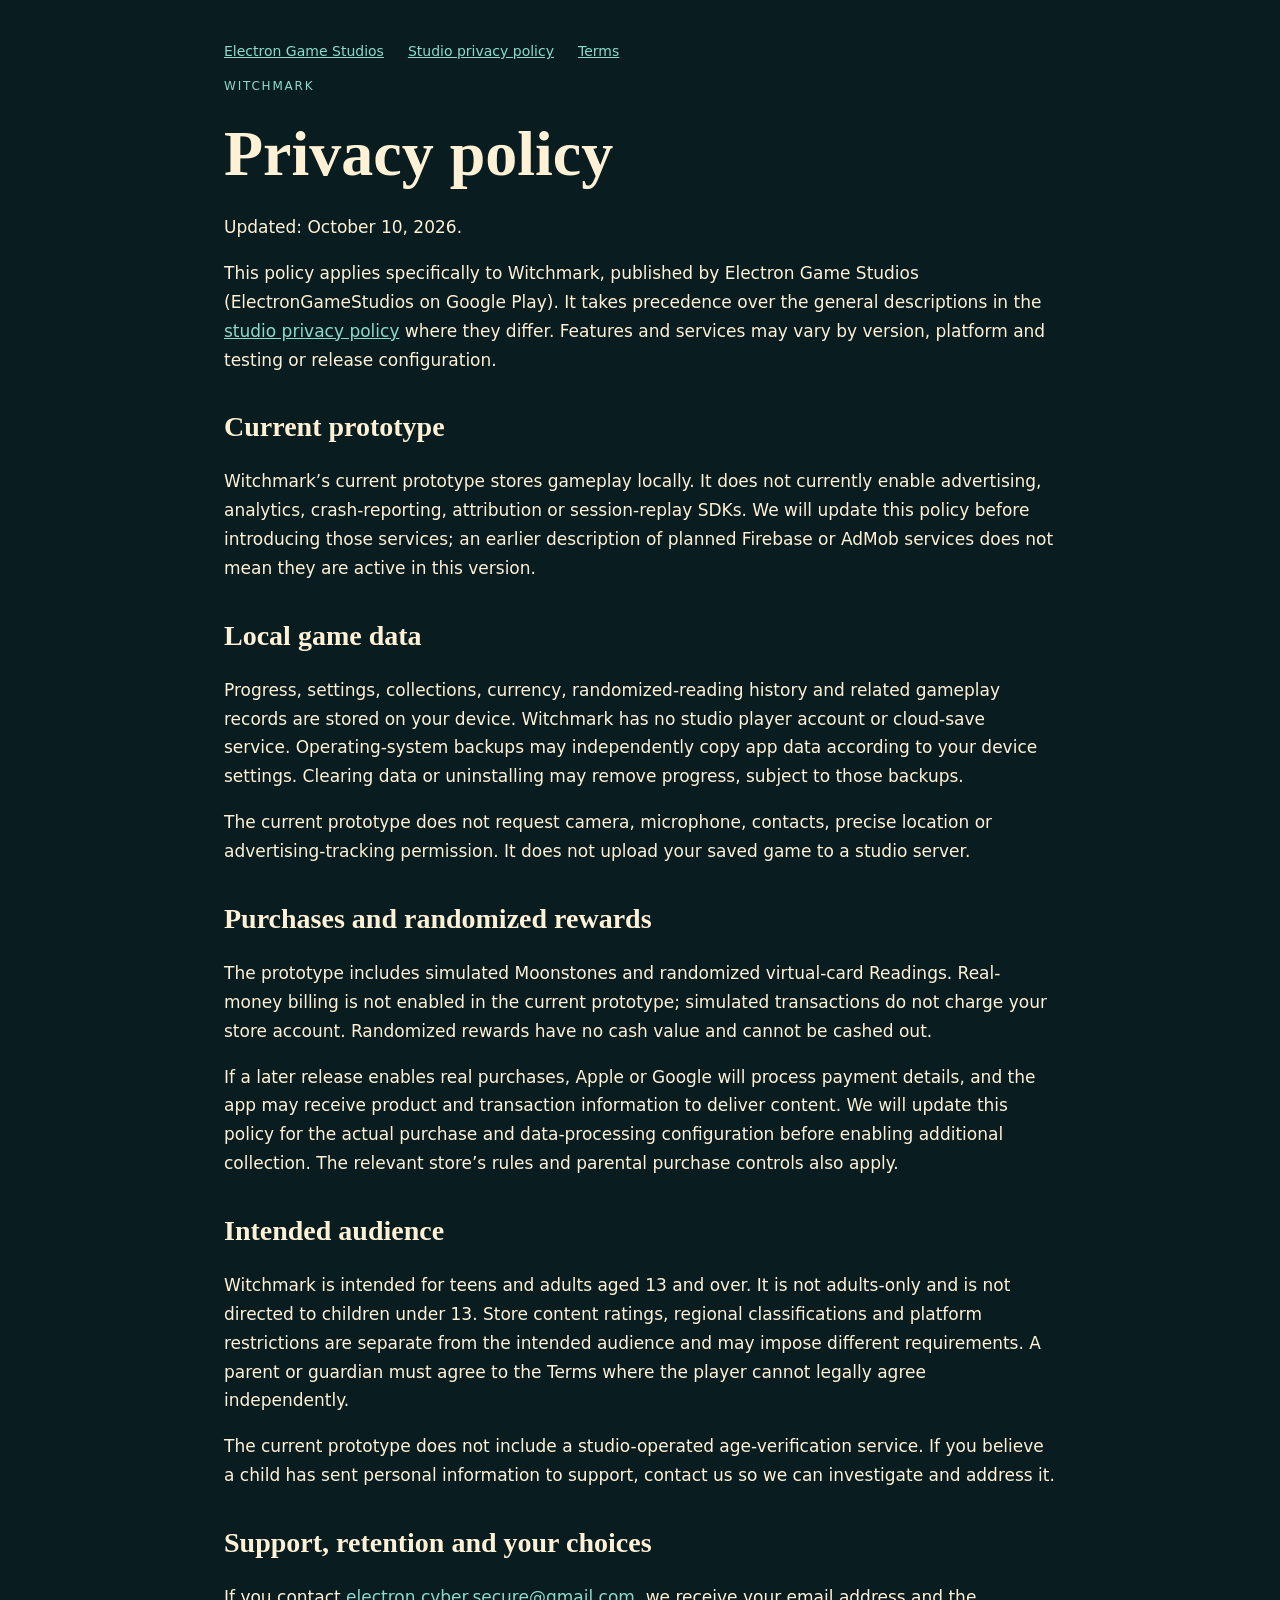
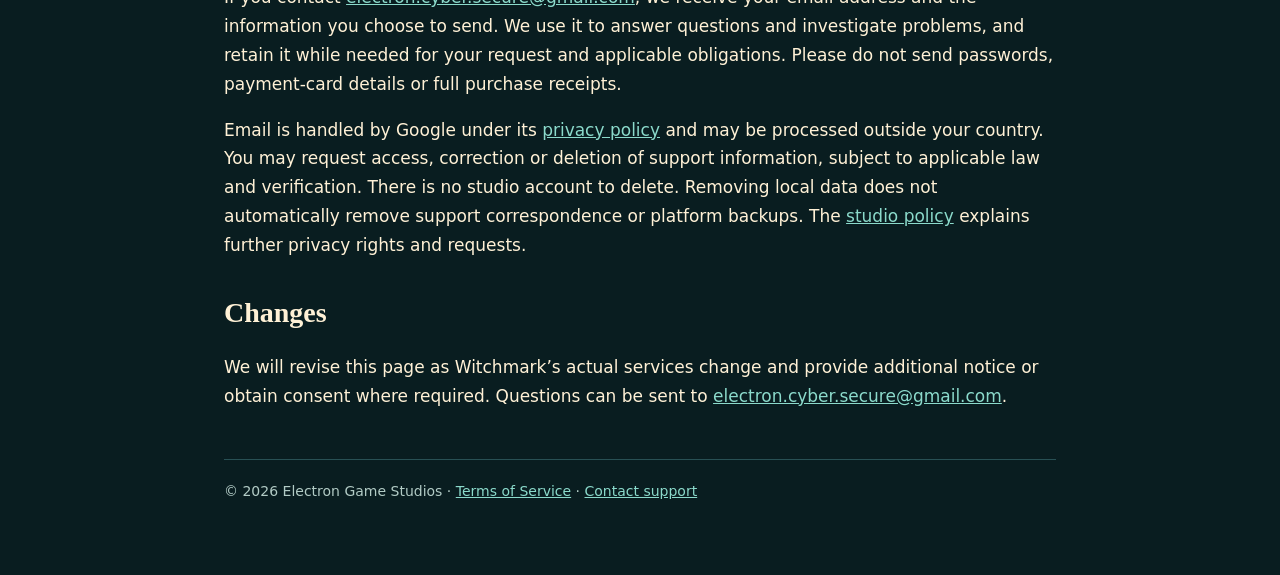
<file: witchmark-privacy.html>
<!doctype html>
<html lang="en"><head><meta charset="utf-8"><meta name="viewport" content="width=device-width,initial-scale=1">
<title>Witchmark — Privacy policy · Electron Game Studios</title>
<meta name="description" content="Witchmark privacy: local progress, services, purchases and your choices.">
<link rel="stylesheet" href="assets/veilborn.css"></head>
<body><main>
<nav aria-label="Main"><a href="index.html">Electron Game Studios</a><a href="privacy.html">Studio privacy policy</a><a href="tos.html">Terms</a></nav>
<p class="eyebrow">Witchmark</p><h1>Privacy policy</h1><p>Updated: October 10, 2026.</p>
<p>This policy applies specifically to Witchmark, published by Electron Game Studios (ElectronGameStudios on Google Play). It takes precedence over the general descriptions in the <a href="privacy.html">studio privacy policy</a> where they differ. Features and services may vary by version, platform and testing or release configuration.</p>
<section><h2>Current prototype</h2>
<p>Witchmark’s current prototype stores gameplay locally. It does not currently enable advertising, analytics, crash-reporting, attribution or session-replay SDKs. We will update this policy before introducing those services; an earlier description of planned Firebase or AdMob services does not mean they are active in this version.</p>
</section>
<section><h2>Local game data</h2>
<p>Progress, settings, collections, currency, randomized-reading history and related gameplay records are stored on your device. Witchmark has no studio player account or cloud-save service. Operating-system backups may independently copy app data according to your device settings. Clearing data or uninstalling may remove progress, subject to those backups.</p>
<p>The current prototype does not request camera, microphone, contacts, precise location or advertising-tracking permission. It does not upload your saved game to a studio server.</p>
</section>
<section><h2>Purchases and randomized rewards</h2>
<p>The prototype includes simulated Moonstones and randomized virtual-card Readings. Real-money billing is not enabled in the current prototype; simulated transactions do not charge your store account. Randomized rewards have no cash value and cannot be cashed out.</p>
<p>If a later release enables real purchases, Apple or Google will process payment details, and the app may receive product and transaction information to deliver content. We will update this policy for the actual purchase and data-processing configuration before enabling additional collection. The relevant store’s rules and parental purchase controls also apply.</p>
</section>
<section><h2>Intended audience</h2>
<p>Witchmark is intended for teens and adults aged 13 and over. It is not adults-only and is not directed to children under 13. Store content ratings, regional classifications and platform restrictions are separate from the intended audience and may impose different requirements. A parent or guardian must agree to the Terms where the player cannot legally agree independently.</p>
<p>The current prototype does not include a studio-operated age-verification service. If you believe a child has sent personal information to support, contact us so we can investigate and address it.</p>
</section>
<section><h2>Support, retention and your choices</h2>
<p>If you contact <a href="mailto:electron.cyber.secure@gmail.com?subject=Witchmark%20privacy%20request">electron.cyber.secure@gmail.com</a>, we receive your email address and the information you choose to send. We use it to answer questions and investigate problems, and retain it while needed for your request and applicable obligations. Please do not send passwords, payment-card details or full purchase receipts.</p>
<p>Email is handled by Google under its <a href="https://policies.google.com/privacy">privacy policy</a> and may be processed outside your country. You may request access, correction or deletion of support information, subject to applicable law and verification. There is no studio account to delete. Removing local data does not automatically remove support correspondence or platform backups. The <a href="privacy.html#choices">studio policy</a> explains further privacy rights and requests.</p>
</section>
<section><h2>Changes</h2>
<p>We will revise this page as Witchmark’s actual services change and provide additional notice or obtain consent where required. Questions can be sent to <a href="mailto:electron.cyber.secure@gmail.com">electron.cyber.secure@gmail.com</a>.</p>
</section>
<footer>© 2026 Electron Game Studios · <a href="tos.html">Terms of Service</a> · <a href="mailto:electron.cyber.secure@gmail.com">Contact support</a></footer>
</main></body></html>
</file>
<file: assets/veilborn.css>
*{box-sizing:border-box}body{margin:0;background:#091d20;color:#fff1d6;font:17px/1.7 system-ui,sans-serif}main{max-width:880px;margin:auto;padding:40px 24px 72px}nav{display:flex;gap:24px;flex-wrap:wrap;font-size:14px}a{color:#8bdacb}a:hover{text-decoration:none}h1,h2{font-family:Georgia,serif;line-height:1.2}h1{font-size:clamp(38px,7vw,64px);margin:20px 0}h2{font-size:28px;margin-top:36px}.eyebrow{letter-spacing:.15em;text-transform:uppercase;font-size:12px;color:#8bdacb}.hero{display:flex;align-items:center;gap:28px;margin:50px 0}.hero img{width:160px;height:160px;border-radius:30px;box-shadow:0 18px 50px #0005}.card{background:#133034;border:1px solid #285054;border-radius:20px;padding:24px;margin:24px 0}.button{display:inline-block;background:#f0c879;color:#091d20;padding:12px 20px;border-radius:12px;font-weight:700;text-decoration:none}footer{margin-top:48px;border-top:1px solid #285054;padding-top:20px;font-size:14px;color:#b2cbc5}@media(max-width:540px){.hero{align-items:flex-start;flex-direction:column}.hero img{width:112px;height:112px}main{padding-top:24px}}
</file>
